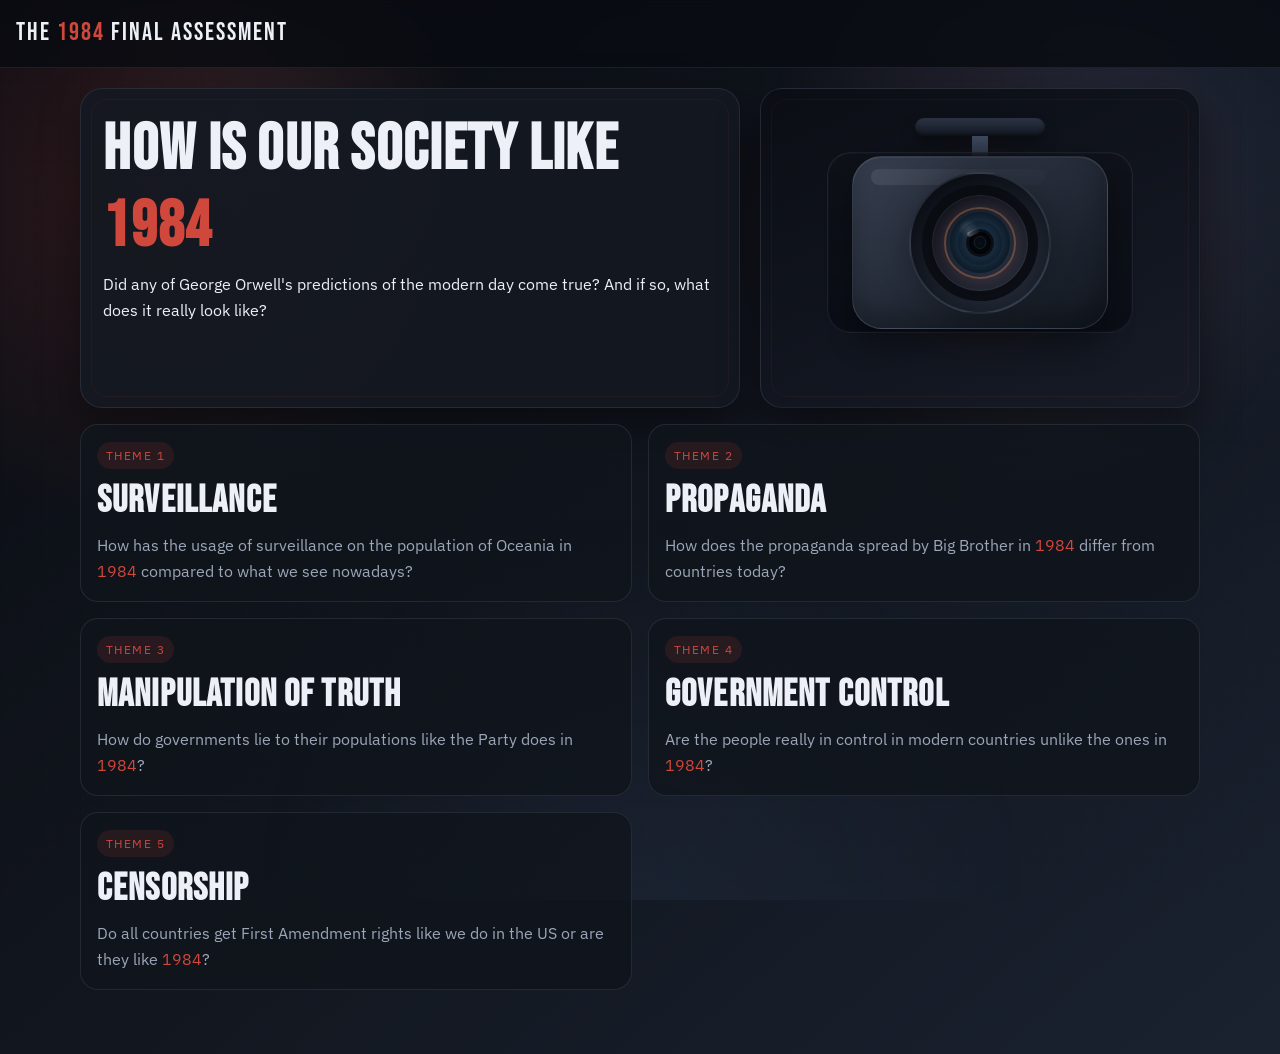
<file: index.html>
<!DOCTYPE html>
<html lang="en">
  <head>
    <meta charset="UTF-8" />
    <meta name="viewport" content="width=device-width, initial-scale=1.0" />
    <title>1984 in Modern Society</title>
    <link rel="preconnect" href="https://fonts.googleapis.com" />
    <link rel="preconnect" href="https://fonts.gstatic.com" crossorigin />
    <link
      href="https://fonts.googleapis.com/css2?family=Bebas+Neue&family=Cormorant+Garamond:wght@500;700&family=IBM+Plex+Sans:wght@400;600&display=swap"
      rel="stylesheet"
    />
    <link rel="stylesheet" href="style.css" />
  </head>
  <body class="noise" data-page="home">
    <!-- Top bar -->
    <header class="top-bar">
      <a class="brand" href="index.html">The <span>1984</span> Final Assessment</a>
    </header>

    <!-- Main page -->
    <main class="layout">
      <section class="hero">
        <!-- Main text -->
        <article class="card hero-main reveal">
          <h1>How is our society like</h1>
          <h1><span class="accent-text">1984</span></h1>  
          <p class="idk">
            Did any of George Orwell's predictions of the modern day come true? And if so, what does it really look like?
          </p>
        </article>

        <!-- Camera icon -->
        <aside class="card hero-side reveal">
          <div class="watcher-stage" id="watcher-stage" aria-hidden="true">
            <div class="camera-mount"></div>
            <div class="watcher-frame">
              <div class="camera-body">
                <div class="camera-body-top"></div>
                <div class="camera-lens" id="camera-eye">
                  <div class="lens-ring lens-ring-outer"></div>
                  <div class="lens-ring lens-ring-mid"></div>
                  <div class="lens-glass">
                    <div class="lens-core" id="camera-pupil">
                      <div class="lens-aperture"></div>
                      <div class="lens-highlight"></div>
                    </div>
                  </div>
                </div>
              </div>
            </div>
          </div>
        </aside>
      </section>

      <!-- Theme 1 -->
      <section class="grid">
        <a class="topic-link reveal" data-topic="surveillance" href="Themes/surveillance.html">
          <span class="topic-tag">Theme 1</span>
          <h2>Surveillance</h2>
          <p>How has the usage of surveillance on the population of Oceania in <span class="accent-text">1984</span> compared to what we see nowadays?</p>
        </a>

        <!-- Theme 2 -->
        <a class="topic-link reveal" data-topic="propaganda" href="Themes/propaganda.html">
          <span class="topic-tag">Theme 2</span>
          <h2>Propaganda</h2>
          <p>How does the propaganda spread by Big Brother in <span class="accent-text">1984</span> differ from countries today?</p>
        </a>

        <!-- Theme 3 -->
        <a class="topic-link reveal" data-topic="language" href="Themes/truth.html">
          <span class="topic-tag">Theme 3</span>
          <h2>Manipulation of Truth</h2>
          <p>How do governments lie to their populations like the Party does in <span class="accent-text">1984</span>?</p>
        </a>

        <!-- Theme 4 -->
        <a class="topic-link reveal" data-topic="history" href="Themes/control.html">
          <span class="topic-tag">Theme 4</span>
          <h2>Government Control</h2>
          <p>Are the people really in control in modern countries unlike the ones in <span class="accent-text">1984</span>?</p>
        </a>

        <!-- Theme 5 -->
        <a class="topic-link reveal" data-topic="censorship" href="Themes/censorship.html">
          <span class="topic-tag">Theme 5</span>
          <h2>Censorship</h2>
          <p>Do all countries get First Amendment rights like we do in the US or are they like <span class="accent-text">1984</span>?</p>
        </a>
      </section>
    </main>

    <script src="script.js"></script>
  </body>
</html>
</file>
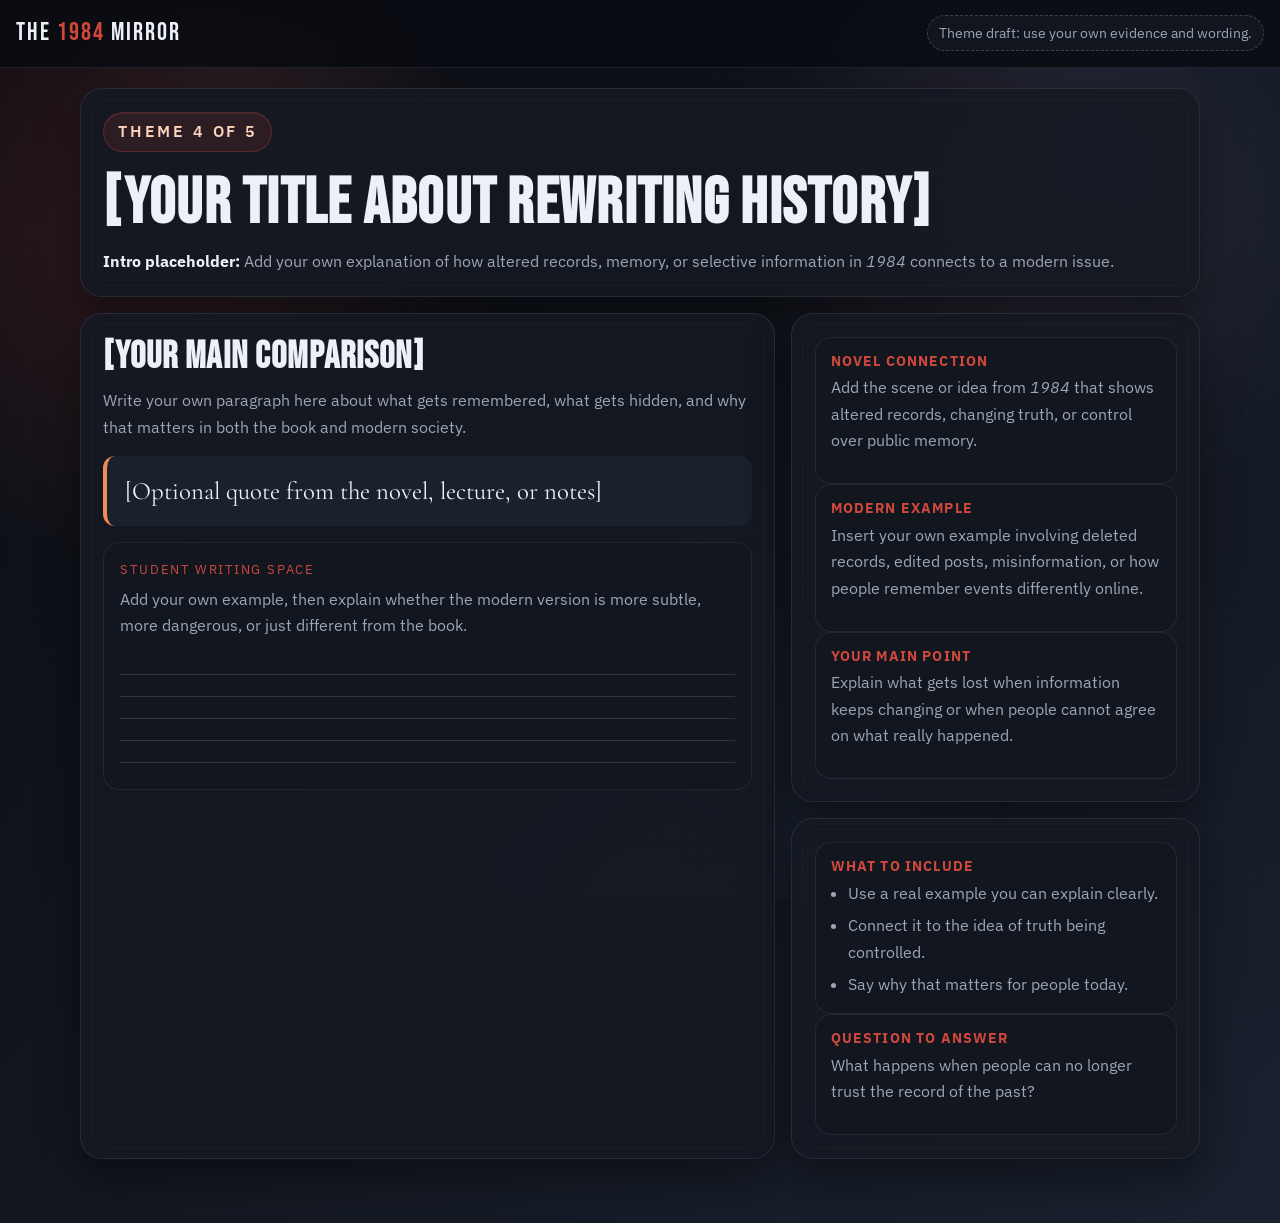
<file: control.html>
<!DOCTYPE html>
<html lang="en">
  <head>
    <meta charset="UTF-8" />
    <meta name="viewport" content="width=device-width, initial-scale=1.0" />
    <title>Rewriting History | 1984 Mirror</title>
    <link rel="preconnect" href="https://fonts.googleapis.com" />
    <link rel="preconnect" href="https://fonts.gstatic.com" crossorigin />
    <link
      href="https://fonts.googleapis.com/css2?family=Bebas+Neue&family=Cormorant+Garamond:wght@500;700&family=IBM+Plex+Sans:wght@400;600&display=swap"
      rel="stylesheet"
    />
    <link rel="stylesheet" href="style.css" />
  </head>
  <body class="noise" data-page="history">
    <header class="top-bar">
      <a class="brand" href="index.html">The <span>1984</span> Mirror</a>
      <div class="broadcast" id="broadcast-line">Theme draft: use your own evidence and wording.</div>
    </header>

    <main class="layout">
      <section class="card page-hero reveal">
        <p class="kicker">Theme 4 of 5</p>
        <h1>[Your Title About Rewriting History]</h1>
        <p class="placeholder">
          <strong>Intro placeholder:</strong> Add your own explanation of how altered records,
          memory, or selective information in <em>1984</em> connects to a modern issue.
        </p>
      </section>

      <section class="content">
        <article class="card section-card reveal">
          <h2>[Your Main Comparison]</h2>
          <p class="placeholder">
            Write your own paragraph here about what gets remembered, what gets hidden, and why
            that matters in both the book and modern society.
          </p>
          <p class="quote">[Optional quote from the novel, lecture, or notes]</p>
          <div class="prompt-box">
            <p class="prompt-label">Student Writing Space</p>
            <p class="placeholder">
              Add your own example, then explain whether the modern version is more subtle, more
              dangerous, or just different from the book.
            </p>
            <div class="student-lines" aria-hidden="true"></div>
          </div>
        </article>

        <aside class="meta">
          <section class="card section-card reveal">
            <div class="meta-item">
              <h3>Novel Connection</h3>
              <p class="placeholder">
                Add the scene or idea from <em>1984</em> that shows altered records, changing truth,
                or control over public memory.
              </p>
            </div>
            <div class="meta-item">
              <h3>Modern Example</h3>
              <p class="placeholder">
                Insert your own example involving deleted records, edited posts, misinformation, or
                how people remember events differently online.
              </p>
            </div>
            <div class="meta-item">
              <h3>Your Main Point</h3>
              <p class="placeholder">
                Explain what gets lost when information keeps changing or when people cannot agree
                on what really happened.
              </p>
            </div>
          </section>

          <section class="card section-card reveal">
            <div class="checklist">
              <h3>What To Include</h3>
              <ul>
                <li>Use a real example you can explain clearly.</li>
                <li>Connect it to the idea of truth being controlled.</li>
                <li>Say why that matters for people today.</li>
              </ul>
            </div>
            <div class="meta-item">
              <h3>Question To Answer</h3>
              <p class="placeholder">What happens when people can no longer trust the record of the past?</p>
            </div>
          </section>
        </aside>
      </section>
    </main>
    <script src="script.js"></script>
  </body>
</html>
</file>
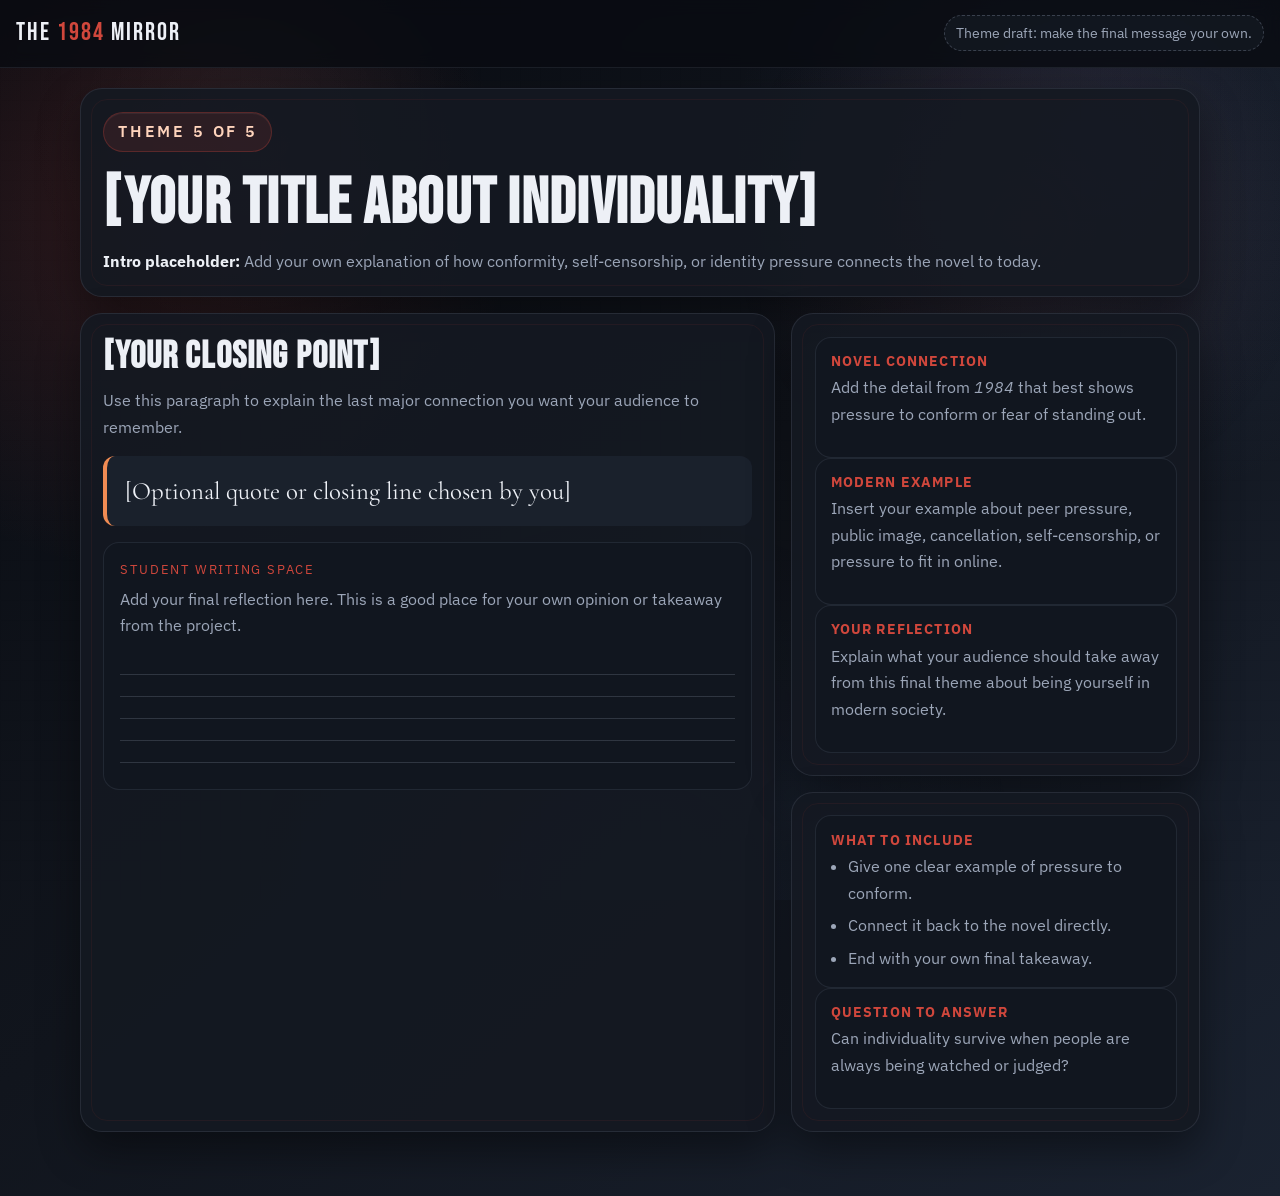
<file: individuality.html>
<!DOCTYPE html>
<html lang="en">
  <head>
    <meta charset="UTF-8" />
    <meta name="viewport" content="width=device-width, initial-scale=1.0" />
    <title>Individuality | 1984 Mirror</title>
    <link rel="preconnect" href="https://fonts.googleapis.com" />
    <link rel="preconnect" href="https://fonts.gstatic.com" crossorigin />
    <link
      href="https://fonts.googleapis.com/css2?family=Bebas+Neue&family=Cormorant+Garamond:wght@500;700&family=IBM+Plex+Sans:wght@400;600&display=swap"
      rel="stylesheet"
    />
    <link rel="stylesheet" href="style.css" />
  </head>
  <body class="noise" data-page="individuality">
    <header class="top-bar">
      <a class="brand" href="index.html">The <span>1984</span> Mirror</a>
      <div class="broadcast" id="broadcast-line">Theme draft: make the final message your own.</div>
    </header>

    <main class="layout">
      <section class="card page-hero reveal">
        <p class="kicker">Theme 5 of 5</p>
        <h1>[Your Title About Individuality]</h1>
        <p class="placeholder">
          <strong>Intro placeholder:</strong> Add your own explanation of how conformity,
          self-censorship, or identity pressure connects the novel to today.
        </p>
      </section>

      <section class="content">
        <article class="card section-card reveal">
          <h2>[Your Closing Point]</h2>
          <p class="placeholder">
            Use this paragraph to explain the last major connection you want your audience to
            remember.
          </p>
          <p class="quote">[Optional quote or closing line chosen by you]</p>
          <div class="prompt-box">
            <p class="prompt-label">Student Writing Space</p>
            <p class="placeholder">
              Add your final reflection here. This is a good place for your own opinion or takeaway
              from the project.
            </p>
            <div class="student-lines" aria-hidden="true"></div>
          </div>
        </article>

        <aside class="meta">
          <section class="card section-card reveal">
            <div class="meta-item">
              <h3>Novel Connection</h3>
              <p class="placeholder">
                Add the detail from <em>1984</em> that best shows pressure to conform or fear of
                standing out.
              </p>
            </div>
            <div class="meta-item">
              <h3>Modern Example</h3>
              <p class="placeholder">
                Insert your example about peer pressure, public image, cancellation, self-censorship,
                or pressure to fit in online.
              </p>
            </div>
            <div class="meta-item">
              <h3>Your Reflection</h3>
              <p class="placeholder">
                Explain what your audience should take away from this final theme about being
                yourself in modern society.
              </p>
            </div>
          </section>

          <section class="card section-card reveal">
            <div class="checklist">
              <h3>What To Include</h3>
              <ul>
                <li>Give one clear example of pressure to conform.</li>
                <li>Connect it back to the novel directly.</li>
                <li>End with your own final takeaway.</li>
              </ul>
            </div>
            <div class="meta-item">
              <h3>Question To Answer</h3>
              <p class="placeholder">Can individuality survive when people are always being watched or judged?</p>
            </div>
          </section>
        </aside>
      </section>
    </main>
    <script src="script.js"></script>
  </body>
</html>
</file>
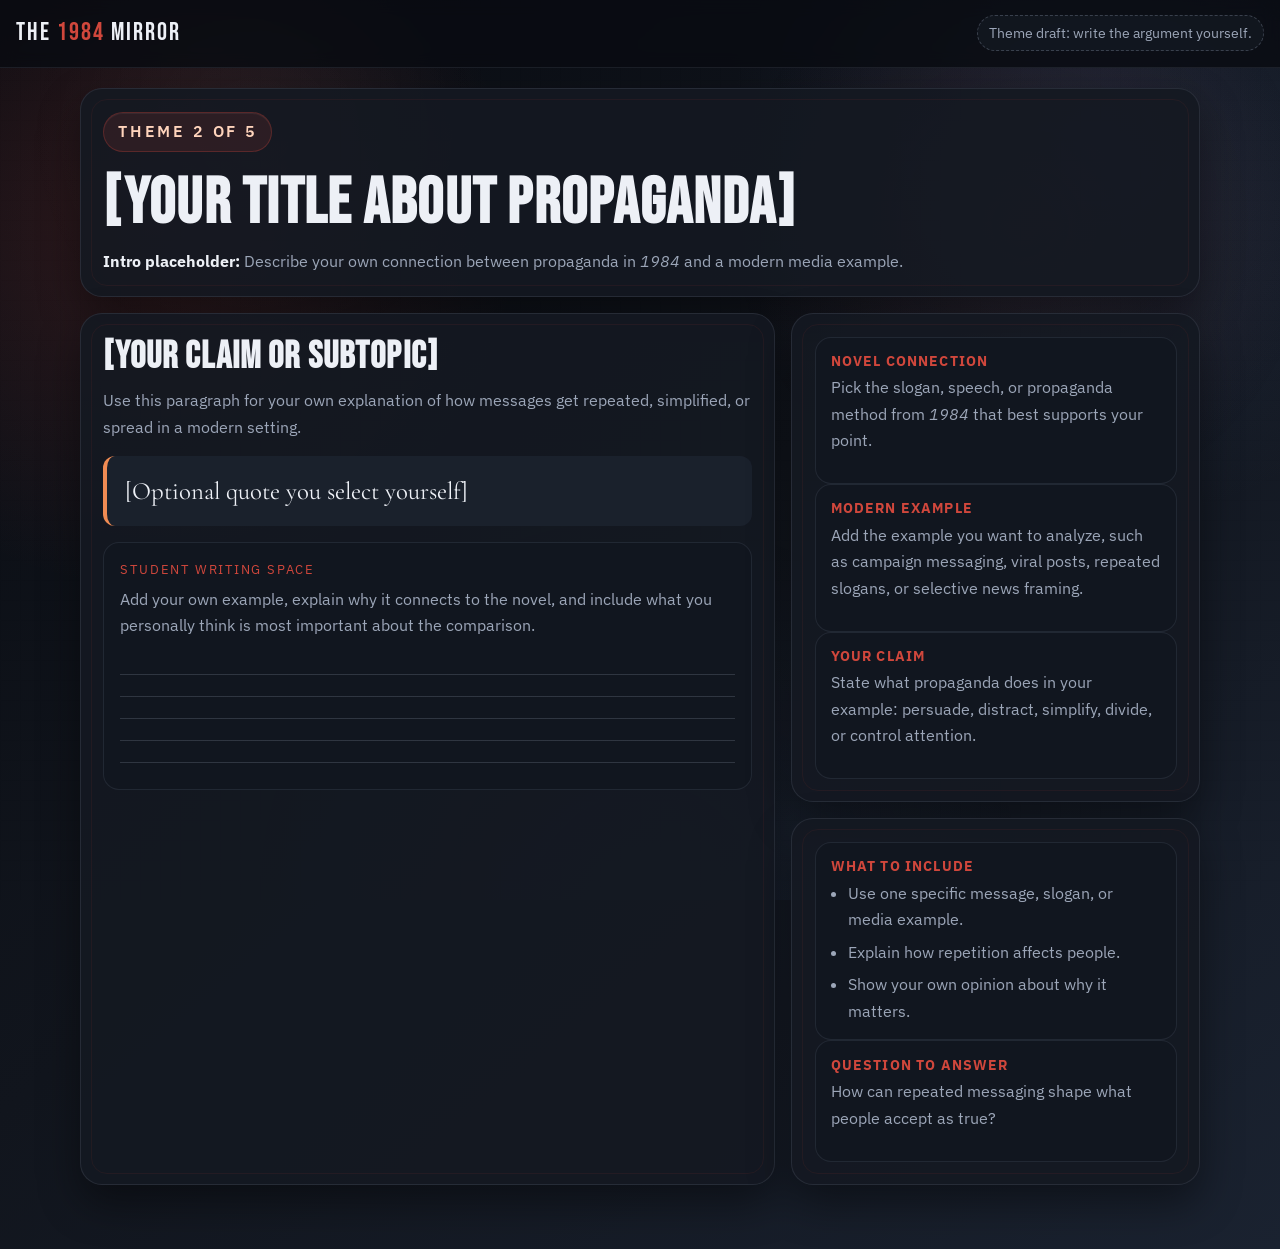
<file: propaganda.html>
<!DOCTYPE html>
<html lang="en">
  <head>
    <meta charset="UTF-8" />
    <meta name="viewport" content="width=device-width, initial-scale=1.0" />
    <title>Propaganda | 1984 Mirror</title>
    <link rel="preconnect" href="https://fonts.googleapis.com" />
    <link rel="preconnect" href="https://fonts.gstatic.com" crossorigin />
    <link
      href="https://fonts.googleapis.com/css2?family=Bebas+Neue&family=Cormorant+Garamond:wght@500;700&family=IBM+Plex+Sans:wght@400;600&display=swap"
      rel="stylesheet"
    />
    <link rel="stylesheet" href="style.css" />
  </head>
  <body class="noise" data-page="propaganda">
    <header class="top-bar">
      <a class="brand" href="index.html">The <span>1984</span> Mirror</a>
      <div class="broadcast" id="broadcast-line">Theme draft: write the argument yourself.</div>
    </header>

    <main class="layout">
      <section class="card page-hero reveal">
        <p class="kicker">Theme 2 of 5</p>
        <h1>[Your Title About Propaganda]</h1>
        <p class="placeholder">
          <strong>Intro placeholder:</strong> Describe your own connection between propaganda in
          <em>1984</em> and a modern media example.
        </p>
      </section>

      <section class="content">
        <article class="card section-card reveal">
          <h2>[Your Claim or Subtopic]</h2>
          <p class="placeholder">
            Use this paragraph for your own explanation of how messages get repeated, simplified,
            or spread in a modern setting.
          </p>
          <p class="quote">[Optional quote you select yourself]</p>
          <div class="prompt-box">
            <p class="prompt-label">Student Writing Space</p>
            <p class="placeholder">
              Add your own example, explain why it connects to the novel, and include what you
              personally think is most important about the comparison.
            </p>
            <div class="student-lines" aria-hidden="true"></div>
          </div>
        </article>

        <aside class="meta">
          <section class="card section-card reveal">
            <div class="meta-item">
              <h3>Novel Connection</h3>
              <p class="placeholder">
                Pick the slogan, speech, or propaganda method from <em>1984</em> that best supports
                your point.
              </p>
            </div>
            <div class="meta-item">
              <h3>Modern Example</h3>
              <p class="placeholder">
                Add the example you want to analyze, such as campaign messaging, viral posts,
                repeated slogans, or selective news framing.
              </p>
            </div>
            <div class="meta-item">
              <h3>Your Claim</h3>
              <p class="placeholder">
                State what propaganda does in your example: persuade, distract, simplify, divide,
                or control attention.
              </p>
            </div>
          </section>

          <section class="card section-card reveal">
            <div class="checklist">
              <h3>What To Include</h3>
              <ul>
                <li>Use one specific message, slogan, or media example.</li>
                <li>Explain how repetition affects people.</li>
                <li>Show your own opinion about why it matters.</li>
              </ul>
            </div>
            <div class="meta-item">
              <h3>Question To Answer</h3>
              <p class="placeholder">How can repeated messaging shape what people accept as true?</p>
            </div>
          </section>
        </aside>
      </section>
    </main>
    <script src="script.js"></script>
  </body>
</html>
</file>
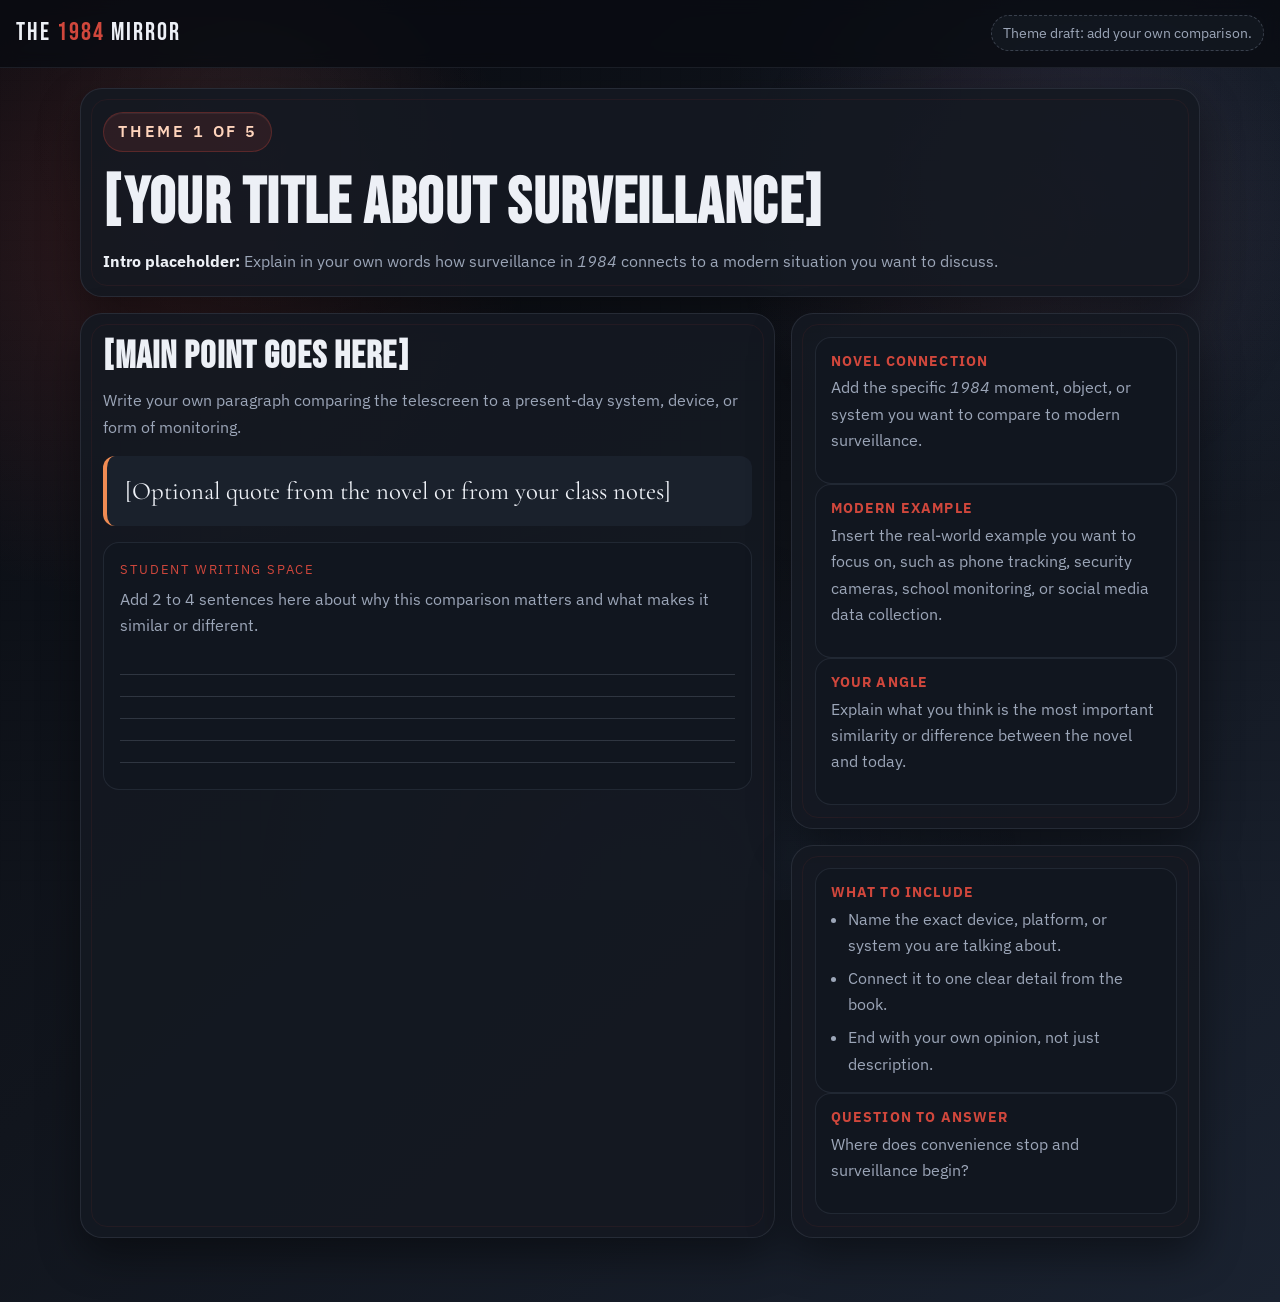
<file: surveillance.html>
<!DOCTYPE html>
<html lang="en">
  <head>
    <meta charset="UTF-8" />
    <meta name="viewport" content="width=device-width, initial-scale=1.0" />
    <title>Surveillance | 1984 Mirror</title>
    <link rel="preconnect" href="https://fonts.googleapis.com" />
    <link rel="preconnect" href="https://fonts.gstatic.com" crossorigin />
    <link
      href="https://fonts.googleapis.com/css2?family=Bebas+Neue&family=Cormorant+Garamond:wght@500;700&family=IBM+Plex+Sans:wght@400;600&display=swap"
      rel="stylesheet"
    />
    <link rel="stylesheet" href="style.css" />
  </head>
  <body class="noise" data-page="surveillance">
    <header class="top-bar">
      <a class="brand" href="index.html">The <span>1984</span> Mirror</a>
      <div class="broadcast" id="broadcast-line">Theme draft: add your own comparison.</div>
    </header>

    <main class="layout">
      <section class="card page-hero reveal">
        <p class="kicker">Theme 1 of 5</p>
        <h1>[Your Title About Surveillance]</h1>
        <p class="placeholder">
          <strong>Intro placeholder:</strong> Explain in your own words how surveillance in
          <em>1984</em> connects to a modern situation you want to discuss.
        </p>
      </section>

      <section class="content">
        <article class="card section-card reveal">
          <h2>[Main Point Goes Here]</h2>
          <p class="placeholder">
            Write your own paragraph comparing the telescreen to a present-day system, device, or
            form of monitoring.
          </p>
          <p class="quote">[Optional quote from the novel or from your class notes]</p>
          <div class="prompt-box">
            <p class="prompt-label">Student Writing Space</p>
            <p class="placeholder">
              Add 2 to 4 sentences here about why this comparison matters and what makes it similar
              or different.
            </p>
            <div class="student-lines" aria-hidden="true"></div>
          </div>
        </article>

        <aside class="meta">
          <section class="card section-card reveal">
            <div class="meta-item">
              <h3>Novel Connection</h3>
              <p class="placeholder">
                Add the specific <em>1984</em> moment, object, or system you want to compare to
                modern surveillance.
              </p>
            </div>
            <div class="meta-item">
              <h3>Modern Example</h3>
              <p class="placeholder">
                Insert the real-world example you want to focus on, such as phone tracking,
                security cameras, school monitoring, or social media data collection.
              </p>
            </div>
            <div class="meta-item">
              <h3>Your Angle</h3>
              <p class="placeholder">
                Explain what you think is the most important similarity or difference between the
                novel and today.
              </p>
            </div>
          </section>

          <section class="card section-card reveal">
            <div class="checklist">
              <h3>What To Include</h3>
              <ul>
                <li>Name the exact device, platform, or system you are talking about.</li>
                <li>Connect it to one clear detail from the book.</li>
                <li>End with your own opinion, not just description.</li>
              </ul>
            </div>
            <div class="meta-item">
              <h3>Question To Answer</h3>
              <p class="placeholder">Where does convenience stop and surveillance begin?</p>
            </div>
          </section>
        </aside>
      </section>
    </main>
    <script src="script.js"></script>
  </body>
</html>
</file>
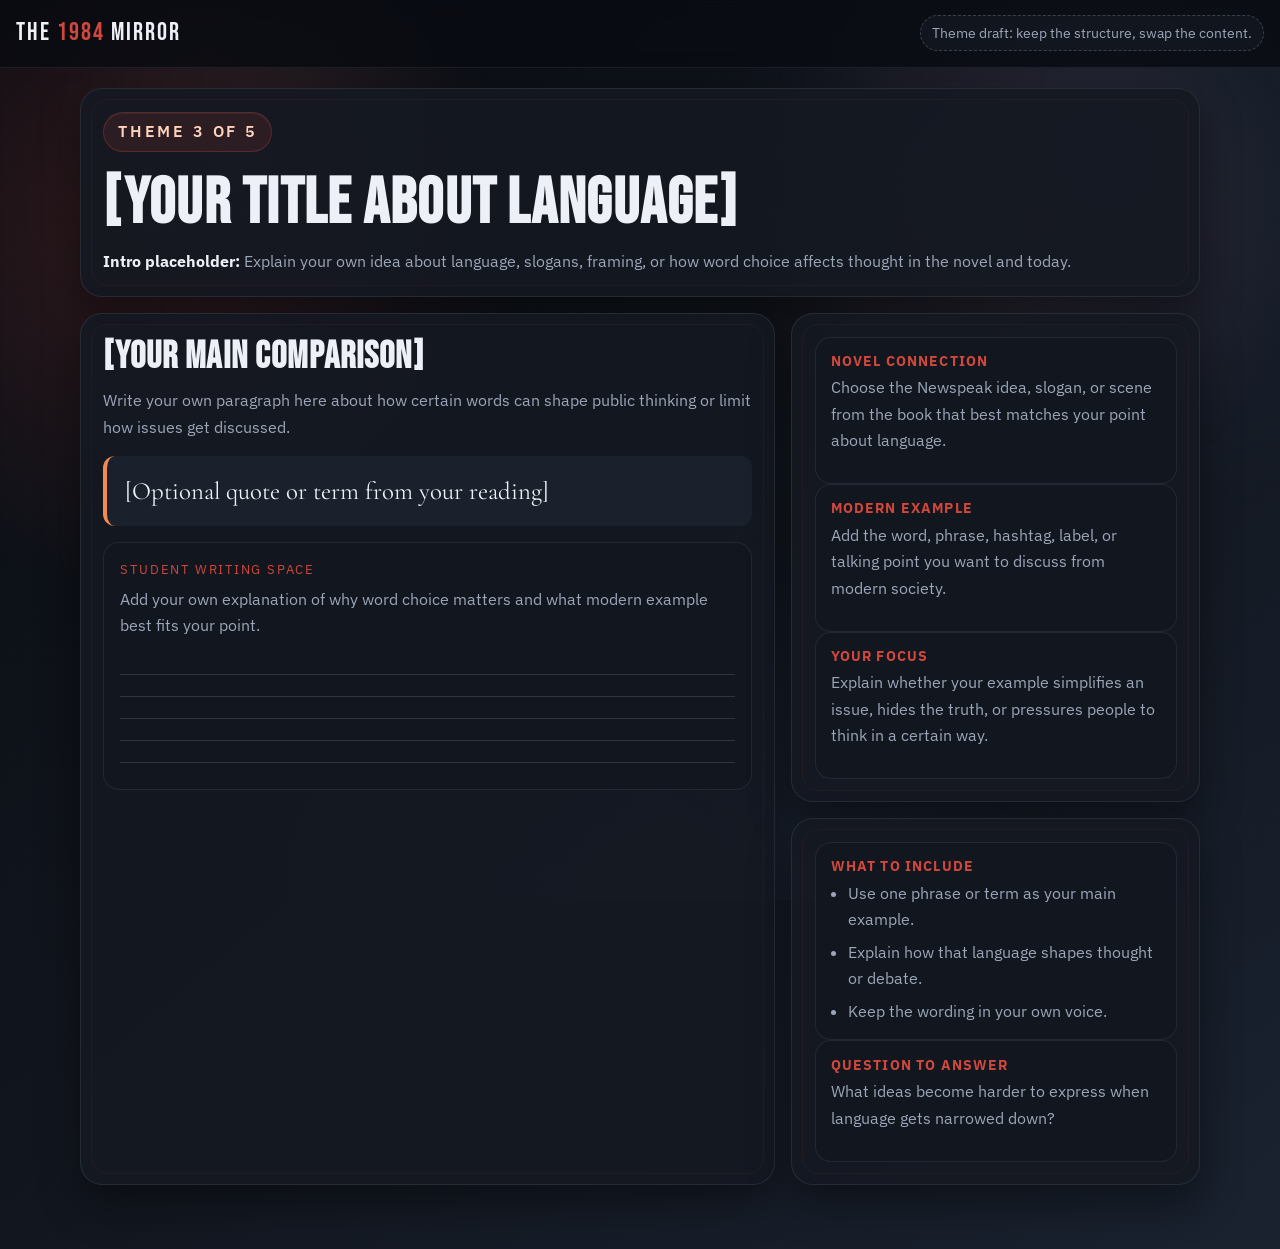
<file: truth.html>
<!DOCTYPE html>
<html lang="en">
  <head>
    <meta charset="UTF-8" />
    <meta name="viewport" content="width=device-width, initial-scale=1.0" />
    <title>Language Control | 1984 Mirror</title>
    <link rel="preconnect" href="https://fonts.googleapis.com" />
    <link rel="preconnect" href="https://fonts.gstatic.com" crossorigin />
    <link
      href="https://fonts.googleapis.com/css2?family=Bebas+Neue&family=Cormorant+Garamond:wght@500;700&family=IBM+Plex+Sans:wght@400;600&display=swap"
      rel="stylesheet"
    />
    <link rel="stylesheet" href="style.css" />
  </head>
  <body class="noise" data-page="language">
    <header class="top-bar">
      <a class="brand" href="index.html">The <span>1984</span> Mirror</a>
      <div class="broadcast" id="broadcast-line">Theme draft: keep the structure, swap the content.</div>
    </header>

    <main class="layout">
      <section class="card page-hero reveal">
        <p class="kicker">Theme 3 of 5</p>
        <h1>[Your Title About Language]</h1>
        <p class="placeholder">
          <strong>Intro placeholder:</strong> Explain your own idea about language, slogans,
          framing, or how word choice affects thought in the novel and today.
        </p>
      </section>

      <section class="content">
        <article class="card section-card reveal">
          <h2>[Your Main Comparison]</h2>
          <p class="placeholder">
            Write your own paragraph here about how certain words can shape public thinking or limit
            how issues get discussed.
          </p>
          <p class="quote">[Optional quote or term from your reading]</p>
          <div class="prompt-box">
            <p class="prompt-label">Student Writing Space</p>
            <p class="placeholder">
              Add your own explanation of why word choice matters and what modern example best fits
              your point.
            </p>
            <div class="student-lines" aria-hidden="true"></div>
          </div>
        </article>

        <aside class="meta">
          <section class="card section-card reveal">
            <div class="meta-item">
              <h3>Novel Connection</h3>
              <p class="placeholder">
                Choose the Newspeak idea, slogan, or scene from the book that best matches your
                point about language.
              </p>
            </div>
            <div class="meta-item">
              <h3>Modern Example</h3>
              <p class="placeholder">
                Add the word, phrase, hashtag, label, or talking point you want to discuss from
                modern society.
              </p>
            </div>
            <div class="meta-item">
              <h3>Your Focus</h3>
              <p class="placeholder">
                Explain whether your example simplifies an issue, hides the truth, or pressures
                people to think in a certain way.
              </p>
            </div>
          </section>

          <section class="card section-card reveal">
            <div class="checklist">
              <h3>What To Include</h3>
              <ul>
                <li>Use one phrase or term as your main example.</li>
                <li>Explain how that language shapes thought or debate.</li>
                <li>Keep the wording in your own voice.</li>
              </ul>
            </div>
            <div class="meta-item">
              <h3>Question To Answer</h3>
              <p class="placeholder">What ideas become harder to express when language gets narrowed down?</p>
            </div>
          </section>
        </aside>
      </section>
    </main>
    <script src="script.js"></script>
  </body>
</html>
</file>
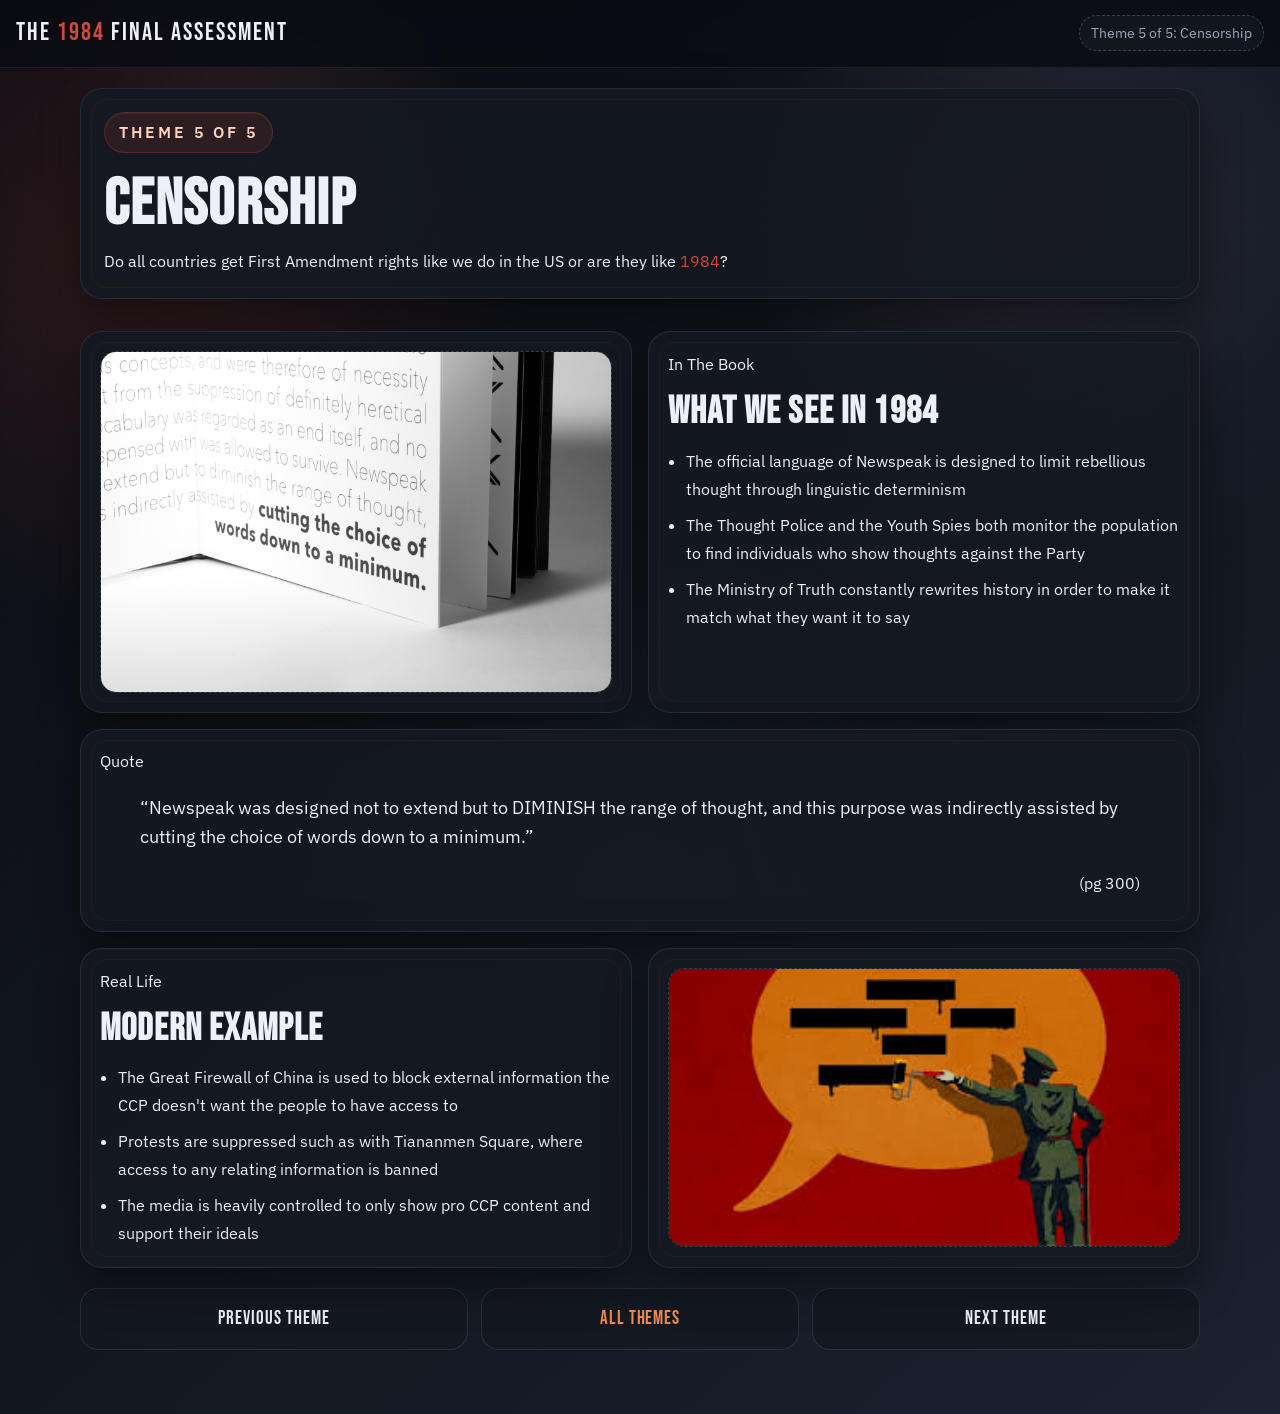
<file: Themes/censorship.html>
<!DOCTYPE html>
<html lang="en">
  <head>
    <meta charset="UTF-8" />
    <meta name="viewport" content="width=device-width, initial-scale=1.0" />
    <title>Censorship | The 1984 Final Assessment</title>
    <link rel="preconnect" href="https://fonts.googleapis.com" />
    <link rel="preconnect" href="https://fonts.gstatic.com" crossorigin />
    <link
      href="https://fonts.googleapis.com/css2?family=Bebas+Neue&family=Cormorant+Garamond:wght@500;700&family=IBM+Plex+Sans:wght@400;600&display=swap"
      rel="stylesheet"
    />
    <link rel="stylesheet" href="../style.css" />
  </head>
  <body class="noise" data-page="censorship">
    <header class="top-bar">
      <a class="brand" href="../index.html">The <span>1984</span> Final Assessment</a>
      <div class="broadcast">Theme 5 of 5: Censorship</div>
    </header>

    <main class="layout simple-theme reveal">
      <section class="card page-hero simple-hero">
        <p class="kicker">Theme 5 of 5</p>
        <h1>Censorship</h1>
        <p class="theme-intro">Do all countries get First Amendment rights like we do in the US or are they like <span class="accent-text">1984</span>?</p>
      </section>

      <section class="simple-row">
        <article class="card simple-block image-block">
          <div class="simple-image-slot">
            <img src="../Images/1984_censorship.jpg" alt="Censorship in 1984" title="https://i0.wp.com/1.bp.blogspot.com/-7Wkdf92vbqc/WOR4TTTdOFI/AAAAAAAEWkE/rgJk2ZCyJT40uMkXMGkqRHF7zy3EiUJxQCLcB/s1600/newspeak%2B2.jpg?ssl=1" />
          </div>
        </article>

        <article class="card simple-block note-block">
          <p class="theme-label">In The Book</p>
          <h2>What We See In 1984</h2>
          <ul class="simple-notes">
            <li>The official language of Newspeak is designed to limit rebellious thought through linguistic determinism</li>
            <li>The Thought Police and the Youth Spies both monitor the population to find individuals who show thoughts against the Party</li>
            <li>The Ministry of Truth constantly rewrites history in order to make it match what they want it to say</li>
          </ul>
        </article>
      </section>

      <section class="card simple-quote-block">
        <p class="theme-label">Quote</p>
        <blockquote class="theme-quote">“Newspeak
was designed not to extend but to DIMINISH the range of
thought, and this purpose was indirectly assisted by cutting
the choice of words down to a minimum.”</blockquote>
        <blockquote class="theme-pagenumber">(pg 300)</blockquote>
      </section>

      <section class="simple-row simple-row-reverse">
        <article class="card simple-block note-block">
          <p class="theme-label">Real Life</p>
          <h2>Modern Example</h2>
          <ul class="simple-notes">
            <li>The Great Firewall of China is used to block external information the CCP doesn't want the people to have access to</li>
            <li>Protests are suppressed such as with Tiananmen Square, where access to any relating information is banned</li>
            <li>The media is heavily controlled to only show pro CCP content and support their ideals</li>
          </ul>
        </article>

        <article class="card simple-block image-block">
          <div class="simple-image-slot alt">
            <img src="../Images/real_censorship.jpg" alt="Modern censorship example" title="https://encrypted-tbn0.gstatic.com/images?q=tbn:ANd9GcQ4dfxUF_Xxy3lvREDFKdCOCL5-b-uNRssYDQ&s" />
          </div>
        </article>
      </section>

      <nav class="theme-nav" aria-label="Theme navigation">
        <a class="theme-nav-link" href="./control.html">Previous Theme</a>
        <a class="theme-nav-link theme-nav-home" href="../index.html">All Themes</a>
        <a class="theme-nav-link" href="./surveillance.html">Next Theme</a>
      </nav>

    </main>
    <script src="../script.js"></script>
  </body>
</html>
</file>
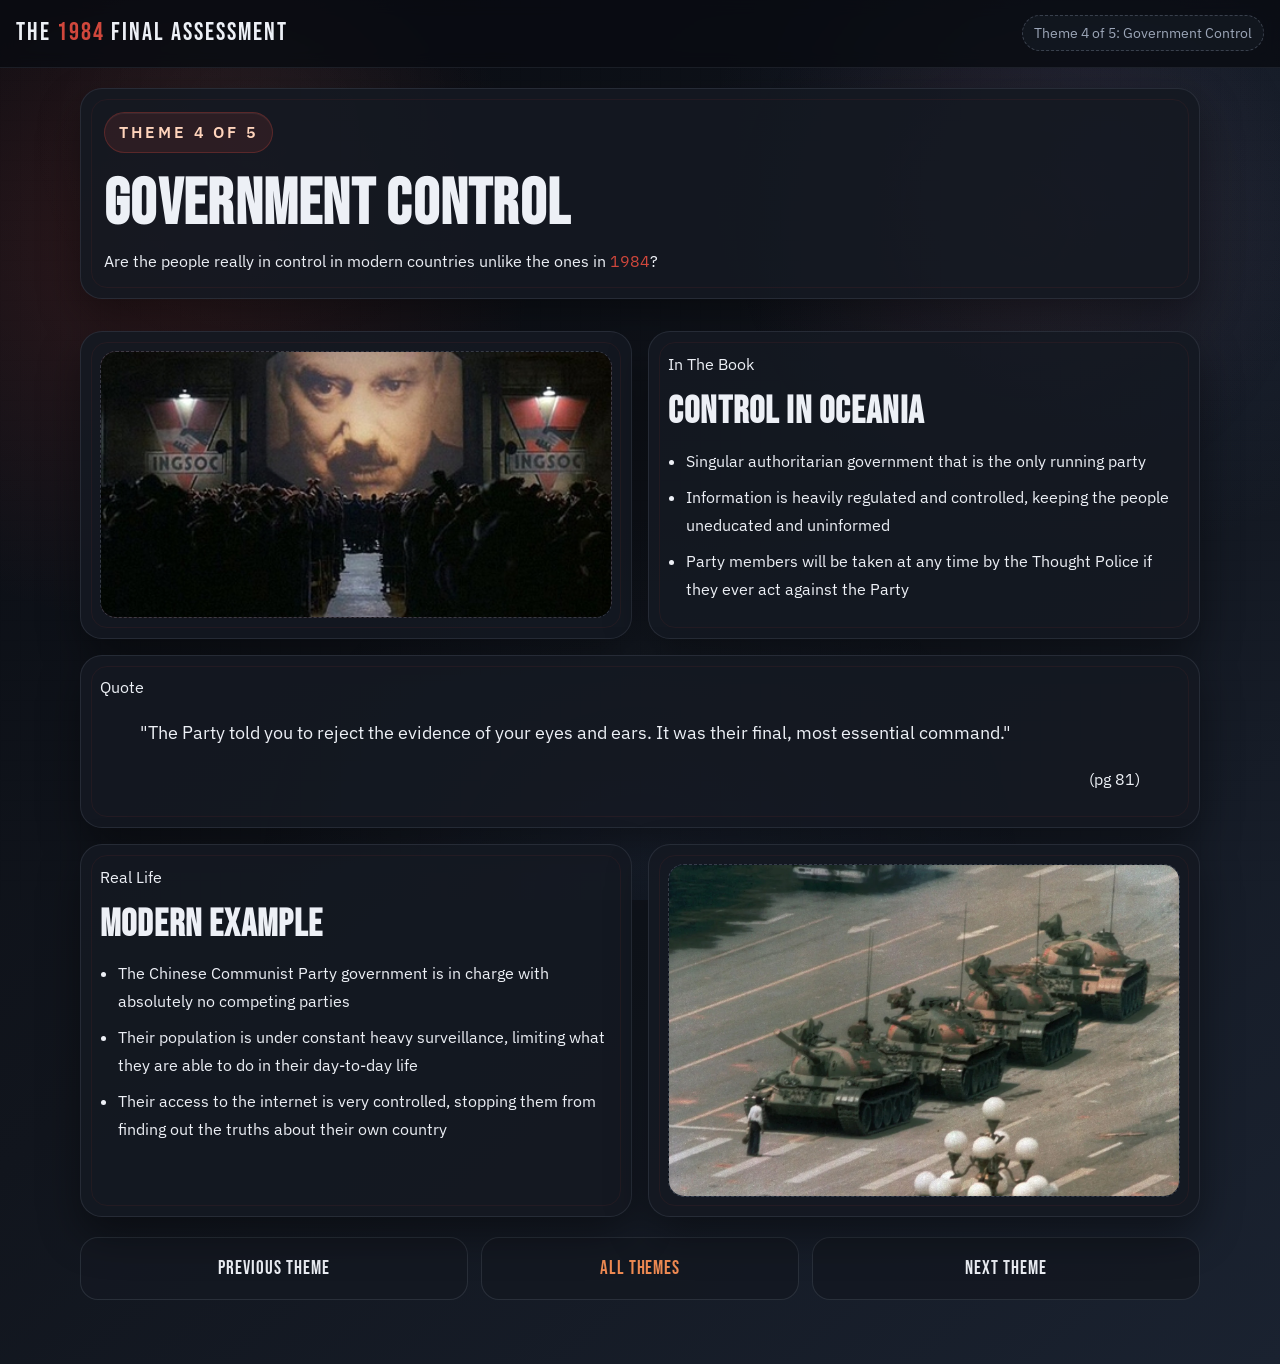
<file: Themes/control.html>
<!DOCTYPE html>
<html lang="en">
  <head>
    <meta charset="UTF-8" />
    <meta name="viewport" content="width=device-width, initial-scale=1.0" />
    <title>Government Control | The 1984 Final Assessment</title>
    <link rel="preconnect" href="https://fonts.googleapis.com" />
    <link rel="preconnect" href="https://fonts.gstatic.com" crossorigin />
    <link
      href="https://fonts.googleapis.com/css2?family=Bebas+Neue&family=Cormorant+Garamond:wght@500;700&family=IBM+Plex+Sans:wght@400;600&display=swap"
      rel="stylesheet"
    />
    <link rel="stylesheet" href="../style.css" />
  </head>
  <body class="noise" data-page="control">
    <header class="top-bar">
      <a class="brand" href="../index.html">The <span>1984</span> Final Assessment</a>
      <div class="broadcast">Theme 4 of 5: Government Control</div>
    </header>

    <main class="layout simple-theme reveal">
      <section class="card page-hero simple-hero">
        <p class="kicker">Theme 4 of 5</p>
        <h1>Government Control</h1>
        <p class="theme-intro">Are the people really in control in modern countries unlike the ones in <span class="accent-text">1984</span>?</p>
      </section>

      <section class="simple-row">
        <article class="card simple-block image-block">
          <div class="simple-image-slot">
            <img src="../Images/1984_control.jpeg" alt="Control in 1984" title="https://en.wikipedia.org/wiki/Big_Brother_%28Nineteen_Eighty-Four%29" />
          </div>
        </article>

        <article class="card simple-block note-block">
          <p class="theme-label">In The Book</p>
          <h2>Control In Oceania</h2>
          <ul class="simple-notes">
            <li>Singular authoritarian government that is the only running party</li>
            <li>Information is heavily regulated and controlled, keeping the people uneducated and uninformed</li>
            <li>Party members will be taken at any time by the Thought Police if they ever act against the Party</li>
          </ul>
        </article>
      </section>

      <section class="card simple-quote-block">
        <p class="theme-label">Quote</p>
        <blockquote class="theme-quote">"The Party told you to reject the evidence of your eyes and ears. It was their final, most essential command."</blockquote>
        <blockquote class="theme-pagenumber">(pg 81)</blockquote>
      </section>

      <section class="simple-row simple-row-reverse">
        <article class="card simple-block note-block">
          <p class="theme-label">Real Life</p>
          <h2>Modern Example</h2>
          <ul class="simple-notes">
            <li>The Chinese Communist Party government is in charge with absolutely no competing parties</li>
            <li>Their population is under constant heavy surveillance, limiting what they are able to do in their day-to-day life</li>
            <li>Their access to the internet is very controlled, stopping them from finding out the truths about their own country</li>
          </ul>
        </article>

        <article class="card simple-block image-block">
          <div class="simple-image-slot alt">
            <img src="../Images/real_control.webp" alt="Modern control example" title="https://cdn.britannica.com/66/91866-050-FFA3B03E/man-Chinese-line-tanks-Beijing-demonstrators-Tiananmen-June-5-1989.jpg" />
          </div>
        </article>
      </section>

      <nav class="theme-nav" aria-label="Theme navigation">
        <a class="theme-nav-link" href="./truth.html">Previous Theme</a>
        <a class="theme-nav-link theme-nav-home" href="../index.html">All Themes</a>
        <a class="theme-nav-link" href="./censorship.html">Next Theme</a>
      </nav>
    </main>
    <script src="../script.js"></script>
  </body>
</html>
</file>
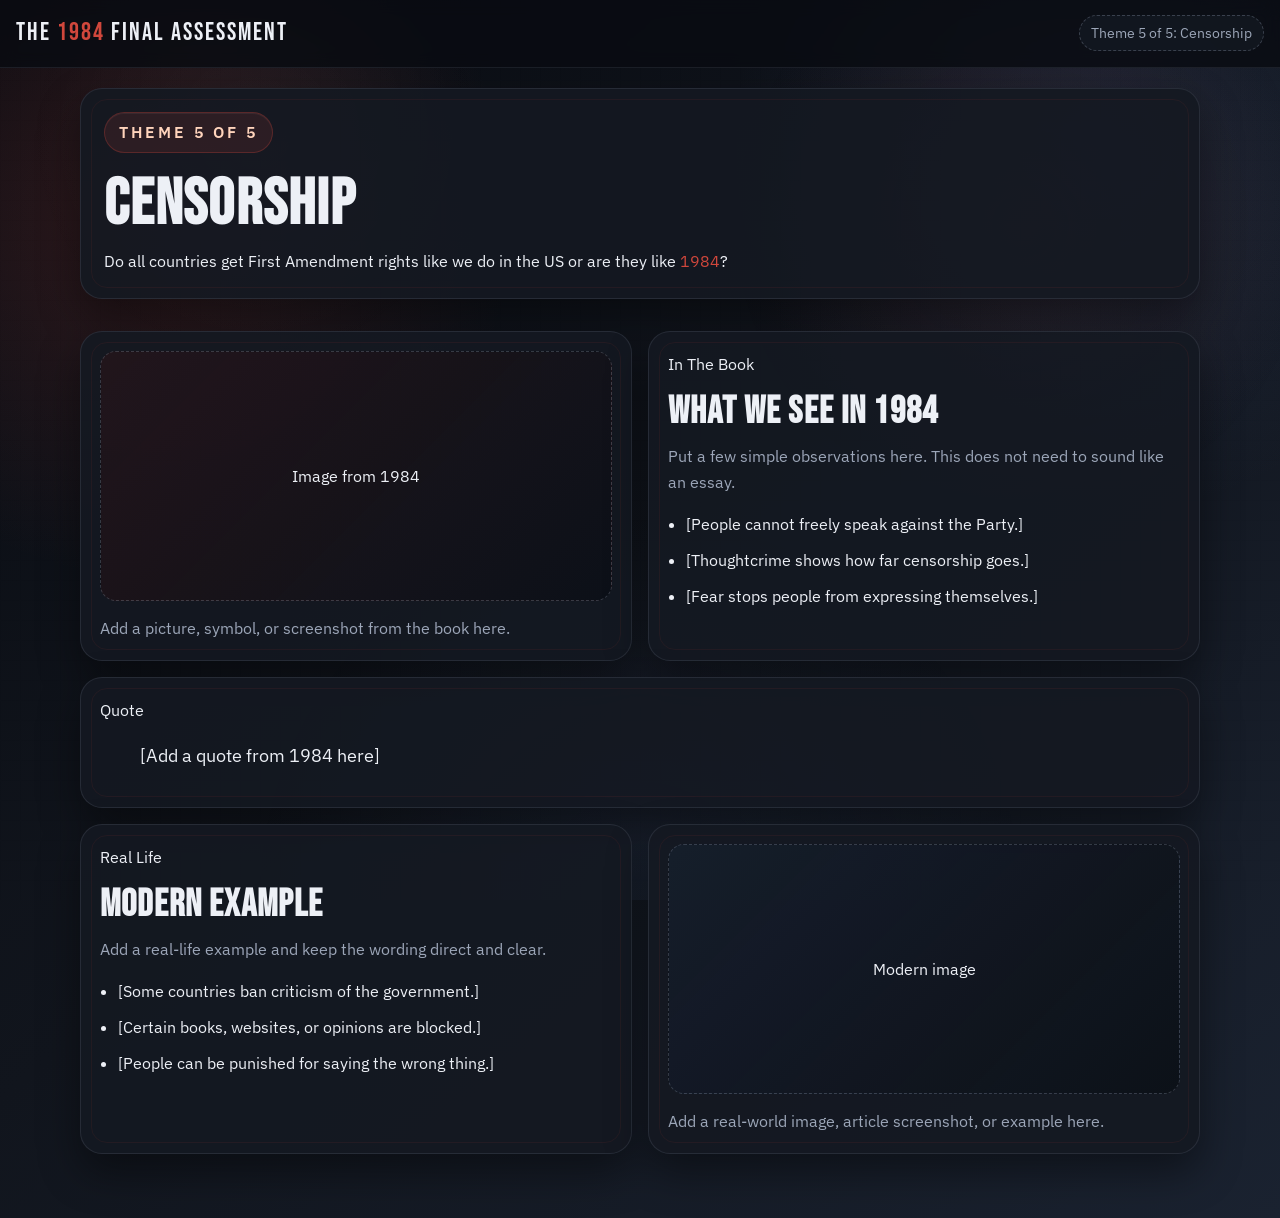
<file: Themes/individuality.html>
<!DOCTYPE html>
<html lang="en">
  <head>
    <meta charset="UTF-8" />
    <meta name="viewport" content="width=device-width, initial-scale=1.0" />
    <title>Censorship | The 1984 Final Assessment</title>
    <link rel="preconnect" href="https://fonts.googleapis.com" />
    <link rel="preconnect" href="https://fonts.gstatic.com" crossorigin />
    <link
      href="https://fonts.googleapis.com/css2?family=Bebas+Neue&family=Cormorant+Garamond:wght@500;700&family=IBM+Plex+Sans:wght@400;600&display=swap"
      rel="stylesheet"
    />
    <link rel="stylesheet" href="../style.css" />
  </head>
  <body class="noise" data-page="individuality">
    <header class="top-bar">
      <a class="brand" href="../index.html">The <span>1984</span> Final Assessment</a>
      <div class="broadcast">Theme 5 of 5: Censorship</div>
    </header>

    <main class="layout simple-theme reveal">
      <section class="card page-hero simple-hero">
        <p class="kicker">Theme 5 of 5</p>
        <h1>Censorship</h1>
        <p class="theme-intro">Do all countries get First Amendment rights like we do in the US or are they like <span class="accent-text">1984</span>?</p>
      </section>

      <section class="simple-row">
        <article class="card simple-block image-block">
          <div class="simple-image-slot">
            <span>Image from 1984</span>
          </div>
          <p class="simple-caption">Add a picture, symbol, or screenshot from the book here.</p>
        </article>

        <article class="card simple-block note-block">
          <p class="theme-label">In The Book</p>
          <h2>What We See In 1984</h2>
          <p class="placeholder">
            Put a few simple observations here. This does not need to sound like an essay.
          </p>
          <ul class="simple-notes">
            <li>[People cannot freely speak against the Party.]</li>
            <li>[Thoughtcrime shows how far censorship goes.]</li>
            <li>[Fear stops people from expressing themselves.]</li>
          </ul>
        </article>
      </section>

      <section class="card simple-quote-block">
        <p class="theme-label">Quote</p>
        <blockquote class="theme-quote">[Add a quote from 1984 here]</blockquote>
      </section>

      <section class="simple-row simple-row-reverse">
        <article class="card simple-block note-block">
          <p class="theme-label">Real Life</p>
          <h2>Modern Example</h2>
          <p class="placeholder">
            Add a real-life example and keep the wording direct and clear.
          </p>
          <ul class="simple-notes">
            <li>[Some countries ban criticism of the government.]</li>
            <li>[Certain books, websites, or opinions are blocked.]</li>
            <li>[People can be punished for saying the wrong thing.]</li>
          </ul>
        </article>

        <article class="card simple-block image-block">
          <div class="simple-image-slot alt">
            <span>Modern image</span>
          </div>
          <p class="simple-caption">Add a real-world image, article screenshot, or example here.</p>
        </article>
      </section>

    </main>
    <script src="../script.js"></script>
  </body>
</html>
</file>
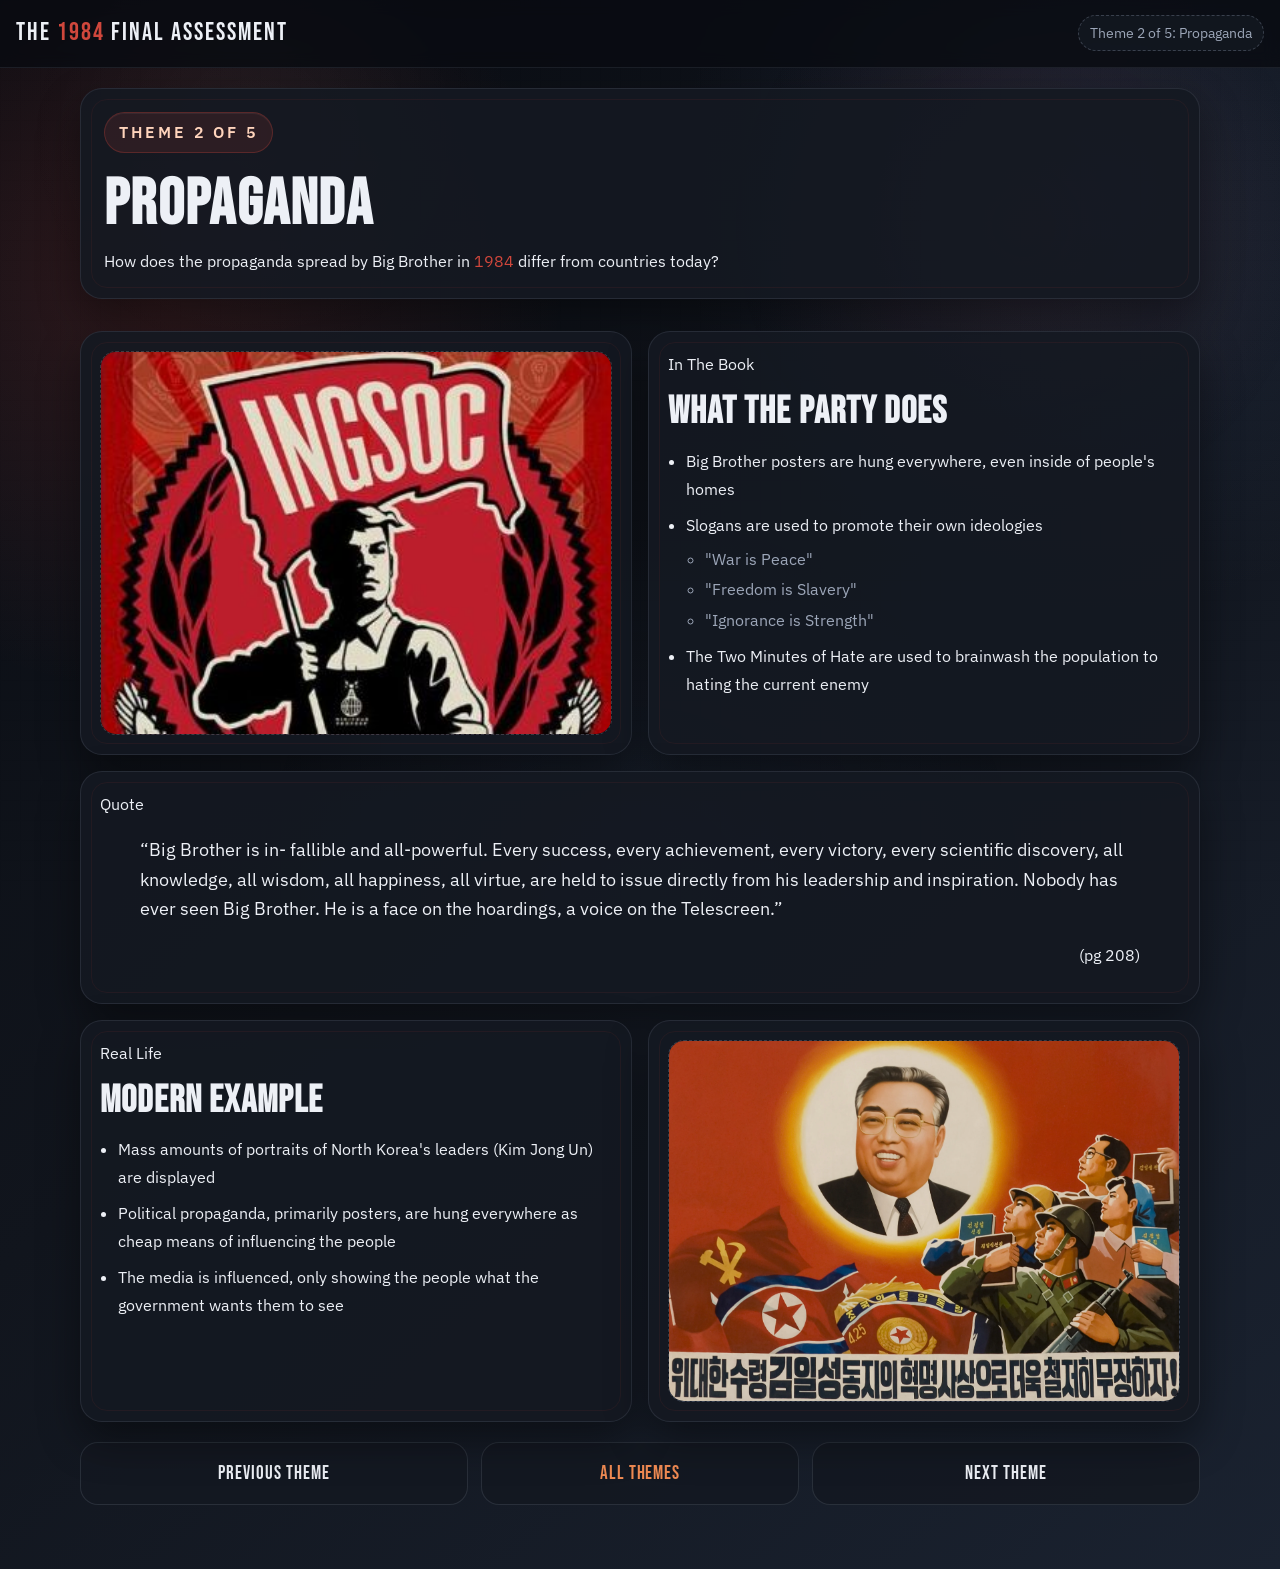
<file: Themes/propaganda.html>
<!DOCTYPE html>
<html lang="en">
  <head>
    <meta charset="UTF-8" />
    <meta name="viewport" content="width=device-width, initial-scale=1.0" />
    <title>Propaganda | The 1984 Final Assessment</title>
    <link rel="preconnect" href="https://fonts.googleapis.com" />
    <link rel="preconnect" href="https://fonts.gstatic.com" crossorigin />
    <link
      href="https://fonts.googleapis.com/css2?family=Bebas+Neue&family=Cormorant+Garamond:wght@500;700&family=IBM+Plex+Sans:wght@400;600&display=swap"
      rel="stylesheet"
    />
    <link rel="stylesheet" href="../style.css" />
  </head>
  <body class="noise" data-page="propaganda">
    <header class="top-bar">
      <a class="brand" href="../index.html">The <span>1984</span> Final Assessment</a>
      <div class="broadcast">Theme 2 of 5: Propaganda</div>
    </header>

    <main class="layout simple-theme reveal">
      <section class="card page-hero simple-hero">
        <p class="kicker">Theme 2 of 5</p>
        <h1>Propaganda</h1>
        <p class="theme-intro">How does the propaganda spread by Big Brother in <span class="accent-text">1984</span> differ from countries today?</p>
      </section>

      <section class="simple-row">
        <article class="card simple-block image-block">
          <div class="simple-image-slot">
            <img src="../Images/1984_propaganda.jpg" alt="Propaganda in 1984" title="https://d1e4pidl3fu268.cloudfront.net/ab0363ac-8fb4-4595-9719-49cb56895a8c/IMG_3960.crop_351x263_91,147.preview.PNG" />
          </div>
        </article>

        <article class="card simple-block note-block">
          <p class="theme-label">In The Book</p>
          <h2>What The Party Does</h2>
          <ul class="simple-notes">
            <li>Big Brother posters are hung everywhere, even inside of people's homes</li>
            <li>
              Slogans are used to promote their own ideologies
              <ul class="simple-notes">
                <li>"War is Peace"</li>
                <li>"Freedom is Slavery"</li>
                <li>"Ignorance is Strength"</li>
              </ul>
            </li>
            <li>The Two Minutes of Hate are used to brainwash the population to hating the current enemy</li>
          </ul>
        </article>
      </section>

      <section class="card simple-quote-block">
        <p class="theme-label">Quote</p>
        <blockquote class="theme-quote">“Big Brother is in-
fallible and all-powerful. Every success, every achievement,
every victory, every scientific discovery, all knowledge, all
wisdom, all happiness, all virtue, are held to issue directly
from his leadership and inspiration. Nobody has ever seen
Big Brother. He is a face on the hoardings, a voice on the
Telescreen.”</blockquote>
        <blockquote class="theme-pagenumber">(pg 208)</blockquote>
      </section>

      <section class="simple-row simple-row-reverse">
        <article class="card simple-block note-block">
          <p class="theme-label">Real Life</p>
          <h2>Modern Example</h2>
          <ul class="simple-notes">
            <li>Mass amounts of portraits of North Korea's leaders (Kim Jong Un) are displayed</li>
            <li>Political propaganda, primarily posters, are hung everywhere as cheap means of influencing the people</li>
            <li>The media is influenced, only showing the people what the government wants them to see</li>
          </ul>
        </article>

        <article class="card simple-block image-block">
          <div class="simple-image-slot alt">
            <img src="../Images/real_propaganda.webp" alt="Modern propaganda example" title="https://classic.exame.com/wp-content/uploads/2024/06/GettyImages-120401427.jpg" />
          </div>
        </article>
      </section>

      <nav class="theme-nav" aria-label="Theme navigation">
        <a class="theme-nav-link" href="./surveillance.html">Previous Theme</a>
        <a class="theme-nav-link theme-nav-home" href="../index.html">All Themes</a>
        <a class="theme-nav-link" href="./truth.html">Next Theme</a>
      </nav>

    </main>
    <script src="../script.js"></script>
  </body>
</html>
</file>
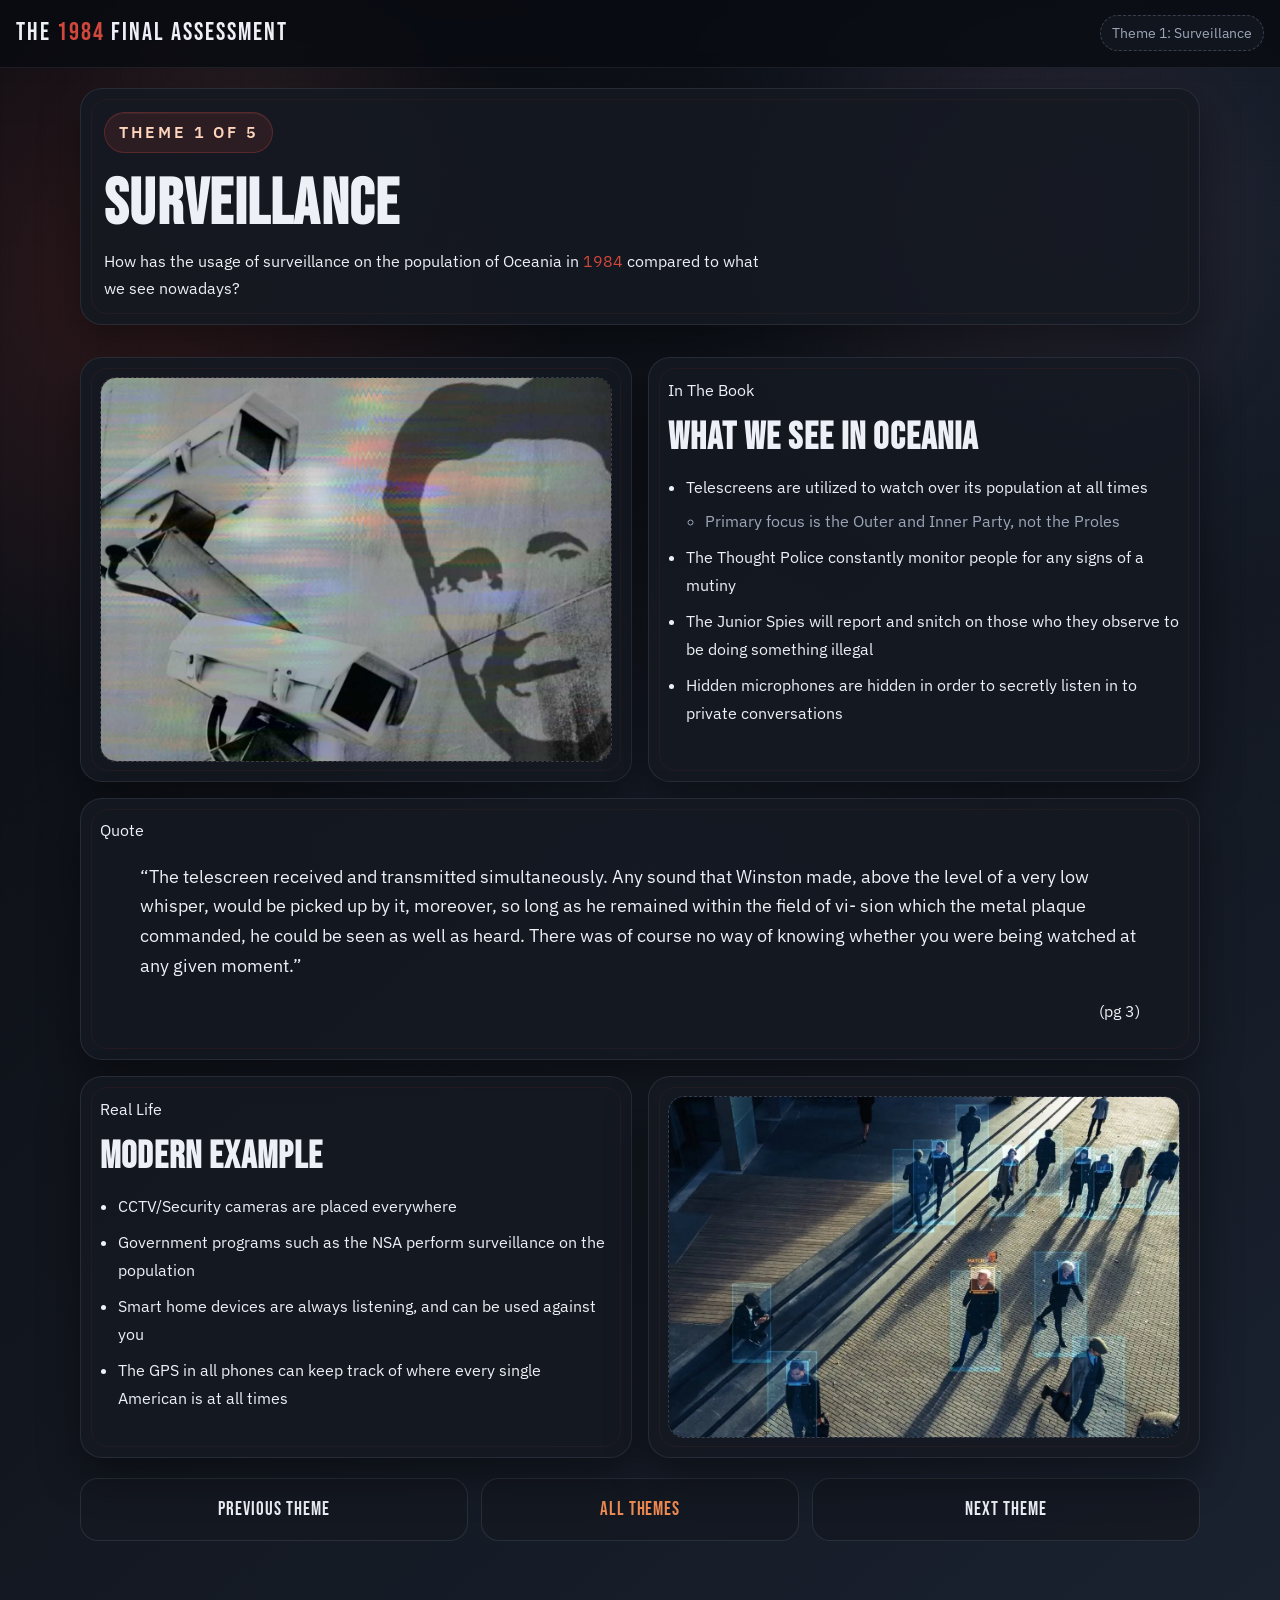
<file: Themes/surveillance.html>
<!DOCTYPE html>
<html lang="en">
  <head>
    <meta charset="UTF-8" />
    <meta name="viewport" content="width=device-width, initial-scale=1.0" />
    <title>Surveillance | The 1984 Final Assessment</title>
    <link rel="preconnect" href="https://fonts.googleapis.com" />
    <link rel="preconnect" href="https://fonts.gstatic.com" crossorigin />
    <link
      href="https://fonts.googleapis.com/css2?family=Bebas+Neue&family=Cormorant+Garamond:wght@500;700&family=IBM+Plex+Sans:wght@400;600&display=swap"
      rel="stylesheet"
    />
    <link rel="stylesheet" href="../style.css" />
  </head>
  <body class="noise" data-page="surveillance">
    <header class="top-bar">
      <a class="brand" href="../index.html">The <span>1984</span> Final Assessment</a>
      <div class="broadcast">Theme 1: Surveillance</div>
    </header>

    <main class="layout simple-theme reveal">
      <section class="card page-hero simple-hero">
        <p class="kicker">Theme 1 of 5</p>
        <h1>Surveillance</h1>
        <p class="theme-intro">How has the usage of surveillance on the population of Oceania in <span class="accent-text">1984</span> compared to what we see nowadays?</p>
      </section>

      <section class="simple-row">
        <article class="card simple-block image-block">
          <div class="simple-image-slot">
            <img src="../Images/1984_surveilance.jpg" alt="Surveillance in 1984" title="https://discover.hubpages.com/technology/Similarities-in-the-Surveillance-Presented-in-Orwells-1984-Compared-to-the-Present-Day-and-Beyond" />
          </div>
        </article>

        <article class="card simple-block note-block">
          <p class="theme-label">In The Book</p>
          <h2>What We See In Oceania</h2>
          <ul class="simple-notes">
            <li>
              Telescreens are utilized to watch over its population at all times
              <ul class="simple-notes">
                <li>Primary focus is the Outer and Inner Party, not the Proles</li>
              </ul>
            </li>
            <li>The Thought Police constantly monitor people for any signs of a mutiny</li>
            <li>The Junior Spies will report and snitch on those who they observe to be doing something illegal</li>
            <li>Hidden microphones are hidden in order to secretly listen in to private conversations</li>
          </ul>
        </article>
      </section>

      <section class="card simple-quote-block">
        <p class="theme-label">Quote</p>
        <blockquote class="theme-quote">“The telescreen received and
transmitted simultaneously. Any sound that Winston made,
above the level of a very low whisper, would be picked up by
it, moreover, so long as he remained within the field of vi-
sion which the metal plaque commanded, he could be seen
as well as heard. There was of course no way of knowing
whether you were being watched at any given moment.”
</blockquote>
        <blockquote class="theme-pagenumber">(pg 3)</blockquote>
      </section>

      <section class="simple-row simple-row-reverse">
        <article class="card simple-block note-block">
          <p class="theme-label">Real Life</p>
          <h2>Modern Example</h2>
          <ul class="simple-notes">
            <li>CCTV/Security cameras are placed everywhere</li>
            <li>Government programs such as the NSA perform surveillance on the population</li>
            <li>Smart home devices are always listening, and can be used against you</li>
            <li>The GPS in all phones can keep track of where every single American is at all times</li>
          </ul>
        </article>

        <article class="card simple-block image-block">
          <div class="simple-image-slot alt">
            <img src="../Images/real_surveilance.webp" alt="Modern surveillance example" title="https://www.csoonline.com/wp-content/uploads/2024/10/[base64].jpg?quality=50&strip=all" />
          </div>
        </article>
      </section>

      <nav class="theme-nav" aria-label="Theme navigation">
        <a class="theme-nav-link" href="./censorship.html">Previous Theme</a>
        <a class="theme-nav-link theme-nav-home" href="../index.html">All Themes</a>
        <a class="theme-nav-link" href="./propaganda.html">Next Theme</a>
      </nav>
    </main>
    <script src="../script.js"></script>
  </body>
</html>
</file>
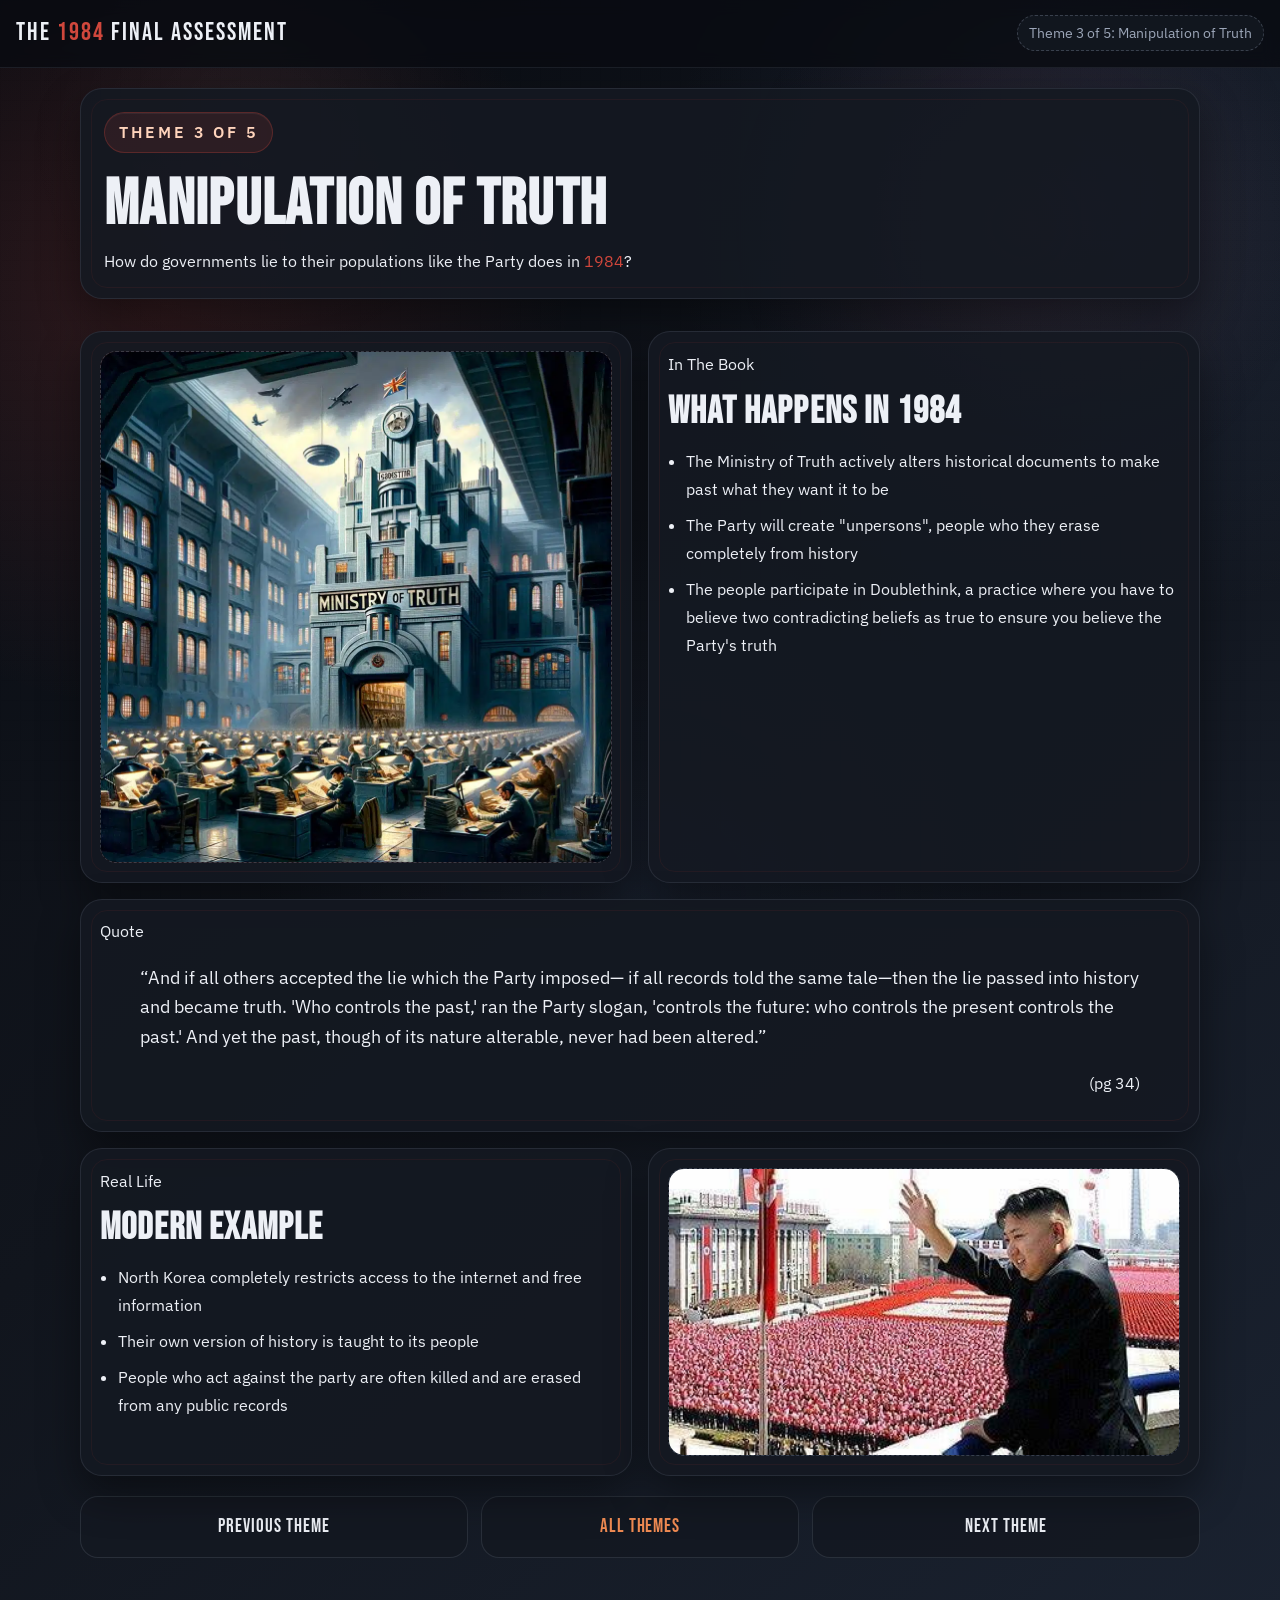
<file: Themes/truth.html>
<!DOCTYPE html>
<html lang="en">
  <head>
    <meta charset="UTF-8" />
    <meta name="viewport" content="width=device-width, initial-scale=1.0" />
    <title>Manipulation of Truth | The 1984 Final Assessment</title>
    <link rel="preconnect" href="https://fonts.googleapis.com" />
    <link rel="preconnect" href="https://fonts.gstatic.com" crossorigin />
    <link
      href="https://fonts.googleapis.com/css2?family=Bebas+Neue&family=Cormorant+Garamond:wght@500;700&family=IBM+Plex+Sans:wght@400;600&display=swap"
      rel="stylesheet"
    />
    <link rel="stylesheet" href="../style.css" />
  </head>
  <body class="noise" data-page="truth">
    <header class="top-bar">
      <a class="brand" href="../index.html">The <span>1984</span> Final Assessment</a>
      <div class="broadcast">Theme 3 of 5: Manipulation of Truth</div>
    </header>

    <main class="layout simple-theme reveal">
      <section class="card page-hero simple-hero">
        <p class="kicker">Theme 3 of 5</p>
        <h1>Manipulation of Truth</h1>
        <p class="theme-intro">How do governments lie to their populations like the Party does in <span class="accent-text">1984</span>?</p>
      </section>

      <section class="simple-row">
        <article class="card simple-block image-block">
          <div class="simple-image-slot">
            <img src="../Images/1984_truth.webp" alt="Truth in 1984" title="https://www.hillyreviews.com/wp-content/uploads/2024/02/ministry-of-truth.webp" />
          </div>
        </article>

        <article class="card simple-block note-block">
          <p class="theme-label">In The Book</p>
          <h2>What Happens In 1984</h2>
          <ul class="simple-notes">
            <li>The Ministry of Truth actively alters historical documents to make past what they want it to be</li>
            <li>The Party will create "unpersons", people who they erase completely from history</li>
            <li>The people participate in Doublethink, a practice where you have to believe two contradicting beliefs as true to ensure you believe the Party's truth</li>
          </ul>
        </article>
      </section>

      <section class="card simple-quote-block">
        <p class="theme-label">Quote</p>
        <blockquote class="theme-quote">“And if all others accepted the lie which the Party imposed—
if all records told the same tale—then the lie passed into
history and became truth. 'Who controls the past,' ran the
Party slogan, 'controls the future: who controls the present
controls the past.' And yet the past, though of its nature alterable, 
never had been altered.”</blockquote>
        <blockquote class="theme-pagenumber">(pg 34)</blockquote>
      </section>

      <section class="simple-row simple-row-reverse">
        <article class="card simple-block note-block">
          <p class="theme-label">Real Life</p>
          <h2>Modern Example</h2>
          <ul class="simple-notes">
            <li>North Korea completely restricts access to the internet and free information</li>
            <li>Their own version of history is taught to its people</li>
            <li>People who act against the party are often killed and are erased from any public records</li>
          </ul>
        </article>

        <article class="card simple-block image-block">
          <div class="simple-image-slot alt">
            <img src="../Images/real_truth.jpeg" alt="Modern truth example" title="https://sites.uab.edu/humanrights/files/2022/11/Kim-jong-un.jpeg" />
          </div>
        </article>
      </section>

      <nav class="theme-nav" aria-label="Theme navigation">
        <a class="theme-nav-link" href="./propaganda.html">Previous Theme</a>
        <a class="theme-nav-link theme-nav-home" href="../index.html">All Themes</a>
        <a class="theme-nav-link" href="./control.html">Next Theme</a>
      </nav>

    </main>
    <script src="../script.js"></script>
  </body>
</html>
</file>
<file: style.css>
:root {
  --paper: #11151d;
  --paper-deep: #1b212c;
  --ink: #edf0f6;
  --muted: #9ca6b8;
  --line: #3d495f;
  --card: rgba(20, 25, 34, 0.9);
  --card-strong: rgba(15, 19, 28, 0.96);
  --accent: #d0473c;
  --accent-soft: #f08b53;
  --shadow: 0 18px 42px rgba(0, 0, 0, 0.42);
  --font-display: "Bebas Neue", Impact, sans-serif;
  --font-body: "IBM Plex Sans", "Segoe UI", sans-serif;
  --font-quote: "Cormorant Garamond", Georgia, serif;
}

* {
  box-sizing: border-box;
}

html,
body {
  margin: 0;
  padding: 0;
  min-height: 100%;
}

body {
  font-family: var(--font-body);
  color: var(--ink);
  background:
    radial-gradient(circle at 12% 18%, rgba(208, 71, 60, 0.18), transparent 24%),
    radial-gradient(circle at 86% 12%, rgba(70, 95, 140, 0.22), transparent 24%),
    linear-gradient(140deg, #090c12 0%, #11151d 48%, #1a2230 100%);
  line-height: 1.65;
}

.noise::before {
  content: "";
  position: fixed;
  inset: 0;
  pointer-events: none;
  opacity: 0.16;
  background-image:
    linear-gradient(rgba(154, 166, 184, 0.03) 1px, transparent 1px),
    linear-gradient(90deg, rgba(154, 166, 184, 0.03) 1px, transparent 1px);
  background-size: 20px 20px;
  z-index: -2;
}

.noise::after {
  content: "";
  position: fixed;
  inset: 0;
  pointer-events: none;
  background:
    radial-gradient(circle at 20% 15%, rgba(255, 255, 255, 0.04), transparent 18%),
    radial-gradient(circle at 80% 25%, rgba(208, 71, 60, 0.09), transparent 24%),
    radial-gradient(circle at 50% 100%, rgba(70, 95, 140, 0.12), transparent 35%);
  z-index: -1;
}

.top-bar {
  position: sticky;
  top: 0;
  z-index: 20;
  display: flex;
  justify-content: space-between;
  align-items: center;
  gap: 1rem;
  padding: 0.8rem 1rem;
  background: rgba(9, 12, 18, 0.82);
  border-bottom: 1px solid rgba(154, 166, 184, 0.12);
  backdrop-filter: blur(8px);
}

.brand {
  color: var(--ink);
  text-decoration: none;
  font-family: var(--font-display);
  font-size: 1.55rem;
  letter-spacing: 0.08em;
}

.brand span {
  color: var(--accent);
}

.accent-text {
  color: var(--accent);
}

.broadcast {
  font-size: 0.86rem;
  color: var(--muted);
  padding: 0.35rem 0.7rem;
  border-radius: 999px;
  border: 1px dashed rgba(154, 166, 184, 0.3);
  background: rgba(20, 25, 34, 0.88);
}

.layout {
  width: min(1120px, 92vw);
  margin: 1.3rem auto 4rem;
}

.hero {
  display: grid;
  grid-template-columns: 1.2fr 0.8fr;
  gap: 1.25rem;
  align-items: stretch;
}

.card {
  position: relative;
  background: var(--card);
  border: 1px solid rgba(154, 166, 184, 0.14);
  border-radius: 22px;
  box-shadow: var(--shadow);
  overflow: hidden;
}

.card::before {
  content: "";
  position: absolute;
  inset: 10px;
  border: 1px solid rgba(208, 71, 60, 0.08);
  border-radius: 16px;
  pointer-events: none;
}

.hero-main,
.section-card,
.page-hero {
  padding: 1.4rem;
}

.kicker {
  display: inline-flex;
  align-items: center;
  margin: 0 0 0.85rem;
  padding: 0.4rem 0.85rem;
  border-radius: 999px;
  border: 1px solid rgba(208, 71, 60, 0.28);
  background: rgba(208, 71, 60, 0.12);
  text-transform: uppercase;
  letter-spacing: 0.18em;
  font-size: 0.98rem;
  font-weight: 600;
  color: #ffd4bc;
  box-shadow: inset 0 1px 0 rgba(255, 255, 255, 0.05);
}

h1,
h2,
h3 {
  line-height: 1.05;
}

h1 {
  margin: 0.25rem 0 0.65rem;
  font-family: var(--font-display);
  font-size: clamp(2.3rem, 5vw, 4.5rem);
  letter-spacing: 0.02em;
}

h2 {
  margin: 0 0 0.65rem;
  font-family: var(--font-display);
  font-size: clamp(1.9rem, 3vw, 2.4rem);
  letter-spacing: 0.03em;
}

h3 {
  margin: 0 0 0.4rem;
}

p {
  margin: 0 0 0.9rem;
}

.hero-main > p:last-of-type,
.page-hero > p:last-of-type,
.section-card > p:last-of-type {
  margin-bottom: 0;
}

.hero-side {
  min-height: 320px;
  padding: 1.1rem;
  background:
    radial-gradient(circle at center, rgba(208, 71, 60, 0.12), transparent 42%),
    linear-gradient(155deg, rgba(10, 13, 20, 0.96), rgba(23, 28, 39, 0.92)),
    var(--card-strong);
}

.watcher-stage {
  position: relative;
  height: 100%;
  min-height: 280px;
  overflow: hidden;
}

.watcher-frame,
.scan-ring,
.camera-mount {
  position: absolute;
}

.camera-mount {
  top: 4%;
  left: 50%;
  width: 130px;
  height: 18px;
  transform: translateX(-50%);
  border-radius: 999px;
  background: linear-gradient(180deg, #2c3444, #121722);
  box-shadow:
    0 8px 14px rgba(0, 0, 0, 0.35),
    inset 0 -2px 4px rgba(0, 0, 0, 0.35);
}

.camera-mount::before {
  content: "";
  position: absolute;
  left: 50%;
  top: 100%;
  width: 16px;
  height: 42px;
  transform: translateX(-50%);
  border-radius: 0 0 10px 10px;
  background: linear-gradient(180deg, #3d475b, #171c27);
}

.watcher-frame {
  inset: 16% 12% 20%;
  display: grid;
  place-items: center;
  border-radius: 24px;
  border: 1px solid rgba(154, 166, 184, 0.12);
  background:
    linear-gradient(180deg, rgba(255, 255, 255, 0.02), transparent),
    rgba(9, 12, 18, 0.72);
  box-shadow: inset 0 0 0 1px rgba(255, 255, 255, 0.02);
}

.camera-body {
  position: relative;
  width: min(310px, 84%);
  aspect-ratio: 1.15 / 0.78;
  display: grid;
  place-items: center;
  border-radius: 30px;
  border: 1px solid rgba(154, 166, 184, 0.16);
  background:
    linear-gradient(145deg, rgba(58, 67, 84, 0.95), rgba(18, 23, 32, 0.98));
  box-shadow:
    0 18px 28px rgba(0, 0, 0, 0.32),
    inset 0 1px 0 rgba(255, 255, 255, 0.05),
    inset 0 -12px 24px rgba(0, 0, 0, 0.28);
}

.camera-body-top {
  position: absolute;
  top: 12px;
  left: 18px;
  right: 62px;
  height: 16px;
  border-radius: 999px;
  background: linear-gradient(90deg, rgba(255, 255, 255, 0.08), rgba(255, 255, 255, 0.01));
}

.camera-side-panel {
  position: absolute;
  right: 16px;
  top: 50%;
  width: 34px;
  height: 68px;
  transform: translateY(-50%);
  border-radius: 14px;
  border: 1px solid rgba(154, 166, 184, 0.12);
  background:
    linear-gradient(180deg, rgba(255, 255, 255, 0.05), rgba(0, 0, 0, 0.2)),
    #181d27;
}

.camera-lens {
  position: relative;
  width: 56%;
  aspect-ratio: 1;
  display: grid;
  place-items: center;
  background:
    radial-gradient(circle at center, rgba(255, 255, 255, 0.04), transparent 60%),
    linear-gradient(145deg, #0a0d14, #293140);
  box-shadow:
    0 0 30px rgba(0, 0, 0, 0.28),
    inset 0 0 26px rgba(0, 0, 0, 0.45);
  border-radius: 50%;
  border: 2px solid rgba(130, 145, 168, 0.18);
}

.lens-ring {
  position: absolute;
  border-radius: 50%;
  pointer-events: none;
}

.lens-ring-outer {
  inset: 8%;
  border: 10px solid rgba(9, 12, 18, 0.92);
  box-shadow: inset 0 0 0 1px rgba(154, 166, 184, 0.08);
}

.lens-ring-mid {
  inset: 24%;
  border: 2px solid rgba(240, 139, 83, 0.35);
  box-shadow: 0 0 18px rgba(208, 71, 60, 0.18);
}

.lens-glass {
  width: 44%;
  aspect-ratio: 1;
  position: relative;
  display: grid;
  place-items: center;
  overflow: hidden;
  border-radius: 50%;
  background:
    radial-gradient(circle at 30% 28%, rgba(255, 255, 255, 0.22), transparent 16%),
    radial-gradient(circle at center, #315a7e 0%, #1b3349 44%, #081019 100%);
  box-shadow:
    inset 0 0 20px rgba(0, 0, 0, 0.4),
    0 0 18px rgba(60, 112, 175, 0.16);
}

.lens-core {
  width: 72%;
  aspect-ratio: 1;
  position: relative;
  border-radius: 50%;
  transition: transform 80ms linear;
}

.lens-aperture {
  position: absolute;
  inset: 18%;
  border-radius: 50%;
  border: 3px solid rgba(11, 16, 24, 0.92);
  background: radial-gradient(circle, #09111b 0%, #020406 72%);
  box-shadow:
    0 0 0 8px rgba(8, 12, 18, 0.3),
    inset 0 0 10px rgba(0, 0, 0, 0.45);
}

.lens-aperture::before {
  content: "";
  position: absolute;
  inset: 22%;
  border-radius: 50%;
  border: 1px solid rgba(154, 166, 184, 0.14);
}

.lens-highlight {
  position: absolute;
  width: 30%;
  height: 12%;
  top: 20%;
  left: 20%;
  border-radius: 999px;
  background: linear-gradient(90deg, rgba(255, 255, 255, 0.34), rgba(255, 255, 255, 0.03));
  transform: rotate(-24deg);
  opacity: 0.8;
}

.scan-ring {
  border: 1px solid rgba(154, 166, 184, 0.16);
  border-radius: 50%;
  box-shadow: 0 0 24px rgba(255, 255, 255, 0.03);
}

.scan-ring-a {
  width: 260px;
  height: 260px;
  top: 6%;
  right: -2%;
}

.scan-ring-b {
  width: 140px;
  height: 140px;
  left: 6%;
  bottom: 10%;
}

.grid {
  display: grid;
  gap: 1rem;
  margin-top: 1rem;
  grid-template-columns: repeat(2, minmax(0, 1fr));
}

.topic-link {
  display: block;
  color: var(--ink);
  text-decoration: none;
  padding: 1rem 1rem 1.05rem;
  border-radius: 18px;
  border: 1px solid rgba(154, 166, 184, 0.14);
  background: rgba(17, 21, 29, 0.82);
  transition: transform 180ms ease, box-shadow 180ms ease, border-color 180ms ease;
}

.topic-link:hover {
  transform: translateY(-4px) rotate(-0.4deg);
  border-color: rgba(208, 71, 60, 0.45);
  box-shadow: 0 16px 30px rgba(0, 0, 0, 0.26);
}

.topic-link h3 {
  font-family: var(--font-display);
  font-size: 1.55rem;
  letter-spacing: 0.03em;
}

.topic-link p {
  margin: 0;
  color: var(--muted);
}

.topic-tag {
  display: inline-block;
  margin-bottom: 0.75rem;
  padding: 0.2rem 0.55rem;
  border-radius: 999px;
  background: rgba(208, 71, 60, 0.12);
  color: var(--accent);
  font-size: 0.78rem;
  text-transform: uppercase;
  letter-spacing: 0.12em;
}

.page-hero {
  margin-bottom: 1rem;
}

.content {
  display: grid;
  grid-template-columns: 1.7fr 1fr;
  gap: 1rem;
}

.meta {
  display: grid;
  gap: 1rem;
}

.theme-quote {
  font-size: large;
}

.theme-pagenumber {
  text-align: right;
}

.quote {
  margin: 1rem 0;
  padding: 0.9rem 1rem 0.9rem 1.1rem;
  border-left: 4px solid var(--accent-soft);
  background: rgba(28, 34, 46, 0.92);
  border-radius: 12px;
  font-family: var(--font-quote);
  font-size: 1.55rem;
}

.prompt-box,
.meta-item,
.checklist {
  background: rgba(18, 23, 32, 0.88);
  border: 1px solid rgba(154, 166, 184, 0.12);
  border-radius: 16px;
}

.prompt-box {
  margin-top: 1rem;
  padding: 1rem;
}

.prompt-label {
  margin: 0 0 0.35rem;
  font-size: 0.8rem;
  text-transform: uppercase;
  letter-spacing: 0.14em;
  color: var(--accent);
}

.placeholder {
  color: var(--muted);
}

.placeholder strong {
  color: var(--ink);
}

.student-lines {
  margin-top: 0.8rem;
  min-height: 120px;
  border-radius: 10px;
  background:
    repeating-linear-gradient(
      to bottom,
      transparent 0 21px,
      rgba(154, 166, 184, 0.22) 21px 22px
    );
}

.meta-item,
.checklist {
  padding: 0.95rem;
}

.meta-item h3,
.checklist h3 {
  margin: 0 0 0.4rem;
  font-size: 0.9rem;
  letter-spacing: 0.08em;
  text-transform: uppercase;
  color: var(--accent);
}

.checklist ul {
  margin: 0;
  padding-left: 1.1rem;
  color: var(--muted);
}

.checklist li + li {
  margin-top: 0.4rem;
}

.reveal {
  opacity: 0;
  transform: translateY(10px);
  transition: opacity 360ms ease, transform 360ms ease;
}

.reveal.visible {
  opacity: 1;
  transform: translateY(0);
}

footer {
  width: min(1120px, 92vw);
  margin: 2rem auto 1rem;
  padding-top: 0.9rem;
  border-top: 1px solid rgba(154, 166, 184, 0.14);
  color: var(--muted);
  font-size: 0.92rem;
}

@media (max-width: 900px) {
  .hero,
  .content,
  .grid {
    grid-template-columns: 1fr;
  }

  .hero-side {
    min-height: 280px;
  }

  .watcher-frame {
    inset: 14% 8% 24%;
  }
}

@media (max-width: 620px) {
  .top-bar {
    align-items: flex-start;
    flex-direction: column;
  }

  .watcher-frame {
    inset: 16% 4% 28%;
  }
}
.simple-theme {
  display: grid;
  gap: 1rem;
}

.simple-hero {
  padding: 1.45rem;
}

.theme-intro {
  max-width: 42rem;
  color: var(--ink);
}

.simple-row {
  display: grid;
  grid-template-columns: 1fr 1fr;
  gap: 1rem;
}

.simple-row-reverse {
  grid-template-columns: 1fr 1fr;
}

.simple-block {
  padding: 1.2rem;
}

.image-block {
  display: grid;
  gap: 0.85rem;
}

.simple-image-slot {
  min-height: 250px;
  display: grid;
  place-items: center;
  padding: 0;
  border-radius: 16px;
  border: 1px dashed rgba(154, 166, 184, 0.28);
  background:
    linear-gradient(135deg, rgba(208, 71, 60, 0.1), transparent),
    rgba(10, 13, 20, 0.62);
  overflow: hidden;
}

.simple-image-slot.alt {
  background:
    linear-gradient(135deg, rgba(70, 95, 140, 0.16), transparent),
    rgba(10, 13, 20, 0.62);
}

.simple-caption {
  margin: 0;
  color: var(--muted);
}

.simple-notes {
  margin: 0.9rem 0 0;
  padding-left: 1.1rem;
  line-height: 28px;
  color: var(--ink);
}

.simple-notes li + li {
  margin-top: 0.5rem;
}

.simple-notes .simple-notes {
  margin-top: 0.45rem;
  padding-left: 1.2rem;
  color: var(--muted);
  line-height: 1.7;
}

.simple-notes .simple-notes li + li {
  margin-top: 0.2rem;
}

.simple-quote-block {
  padding: 1.15rem 1.2rem;
}

.theme-nav {
  display: flex;
  justify-content: space-between;
  align-items: center;
  gap: 0.85rem;
  margin-top: 0.25rem;
}

.theme-nav-link {
  flex: 1;
  display: inline-flex;
  justify-content: center;
  align-items: center;
  min-height: 56px;
  padding: 0.9rem 1.1rem;
  border-radius: 18px;
  border: 1px solid rgba(154, 166, 184, 0.16);
  background: rgba(20, 25, 34, 0.88);
  color: var(--ink);
  text-decoration: none;
  font-family: var(--font-display);
  font-size: 1.2rem;
  letter-spacing: 0.05em;
  transition: transform 180ms ease, border-color 180ms ease, box-shadow 180ms ease;
}

.theme-nav-link:hover {
  transform: translateY(-2px);
  border-color: rgba(208, 71, 60, 0.45);
  box-shadow: 0 14px 24px rgba(0, 0, 0, 0.24);
}

.theme-nav-home {
  flex: 0.8;
  color: var(--accent-soft);
}

.final-block {
  max-width: 100%;
}

@media (max-width: 900px) {
  .simple-row,
  .simple-row-reverse,
  .theme-nav {
    grid-template-columns: 1fr;
  }

  .theme-nav {
    display: grid;
  }
}

.simple-image-slot img {
  width: 100%;
  height: 100%;
  object-fit: cover;
  display: block;
}
</file>
